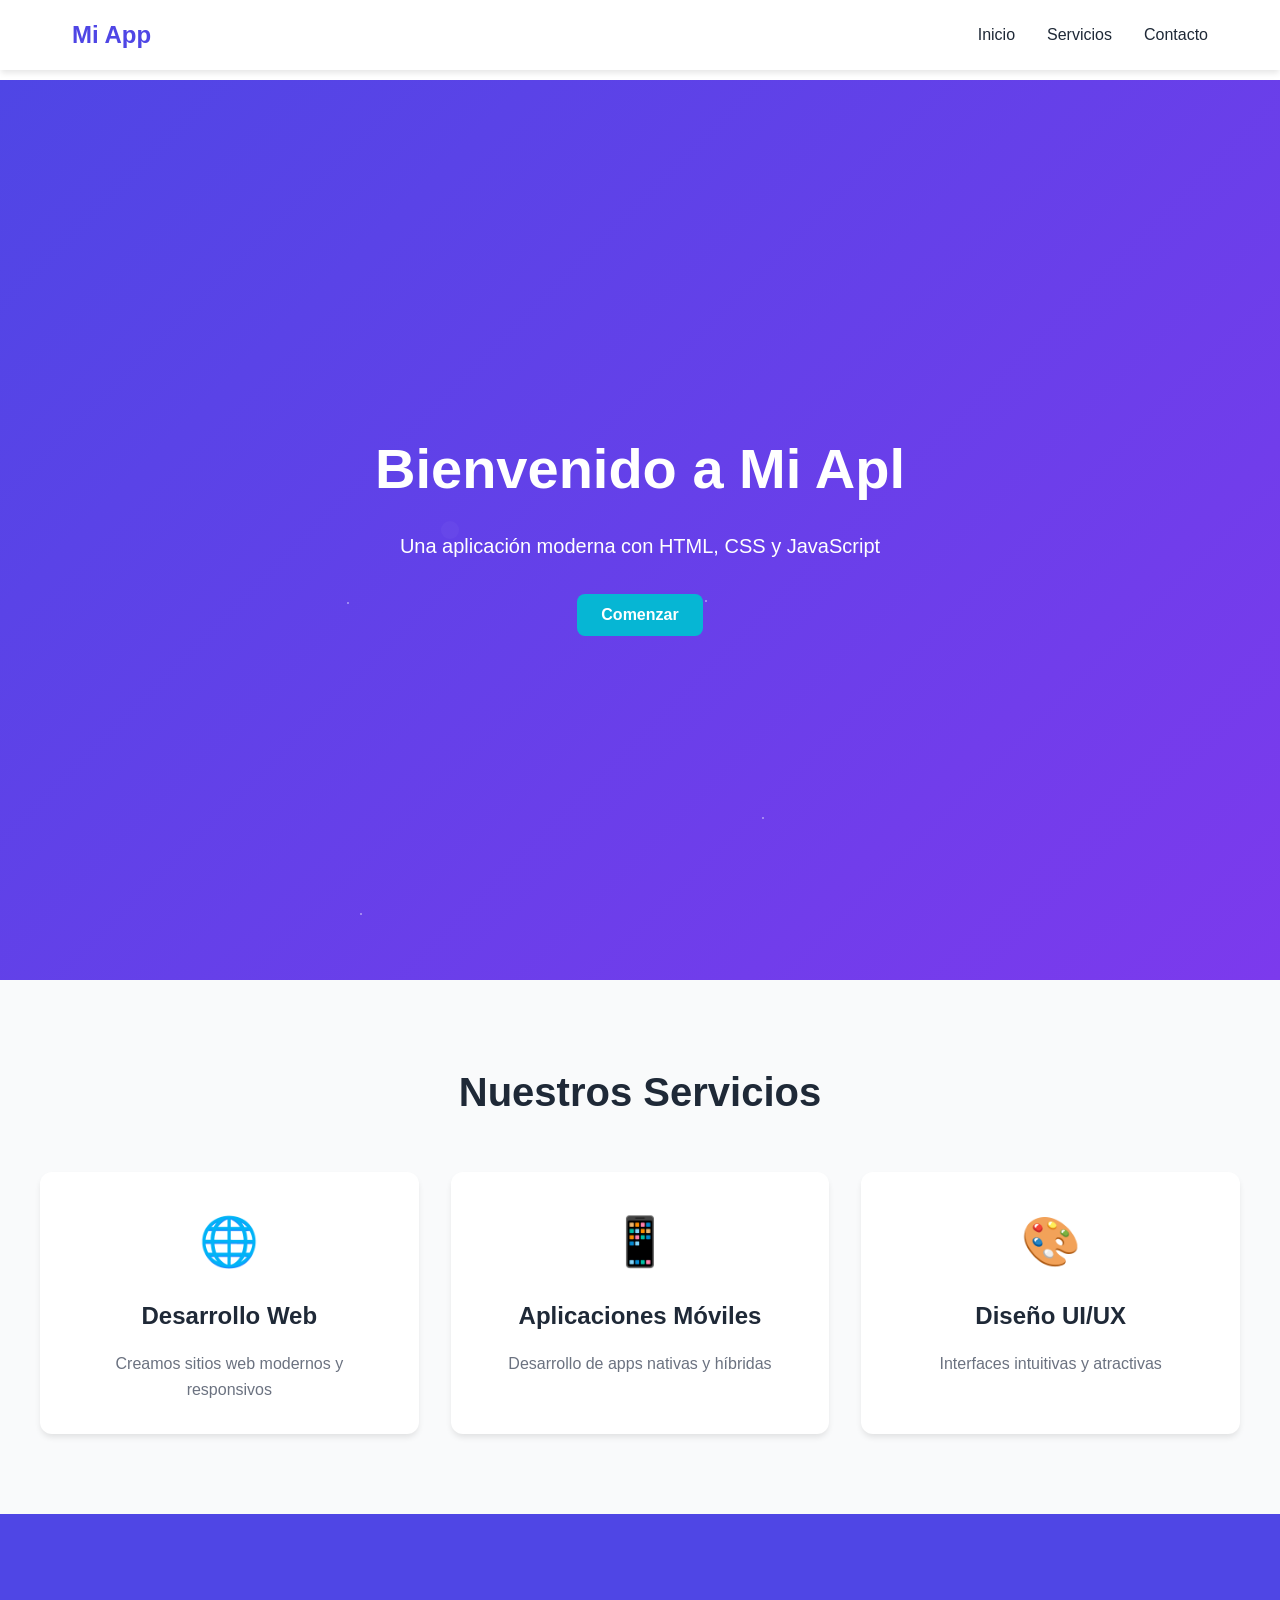
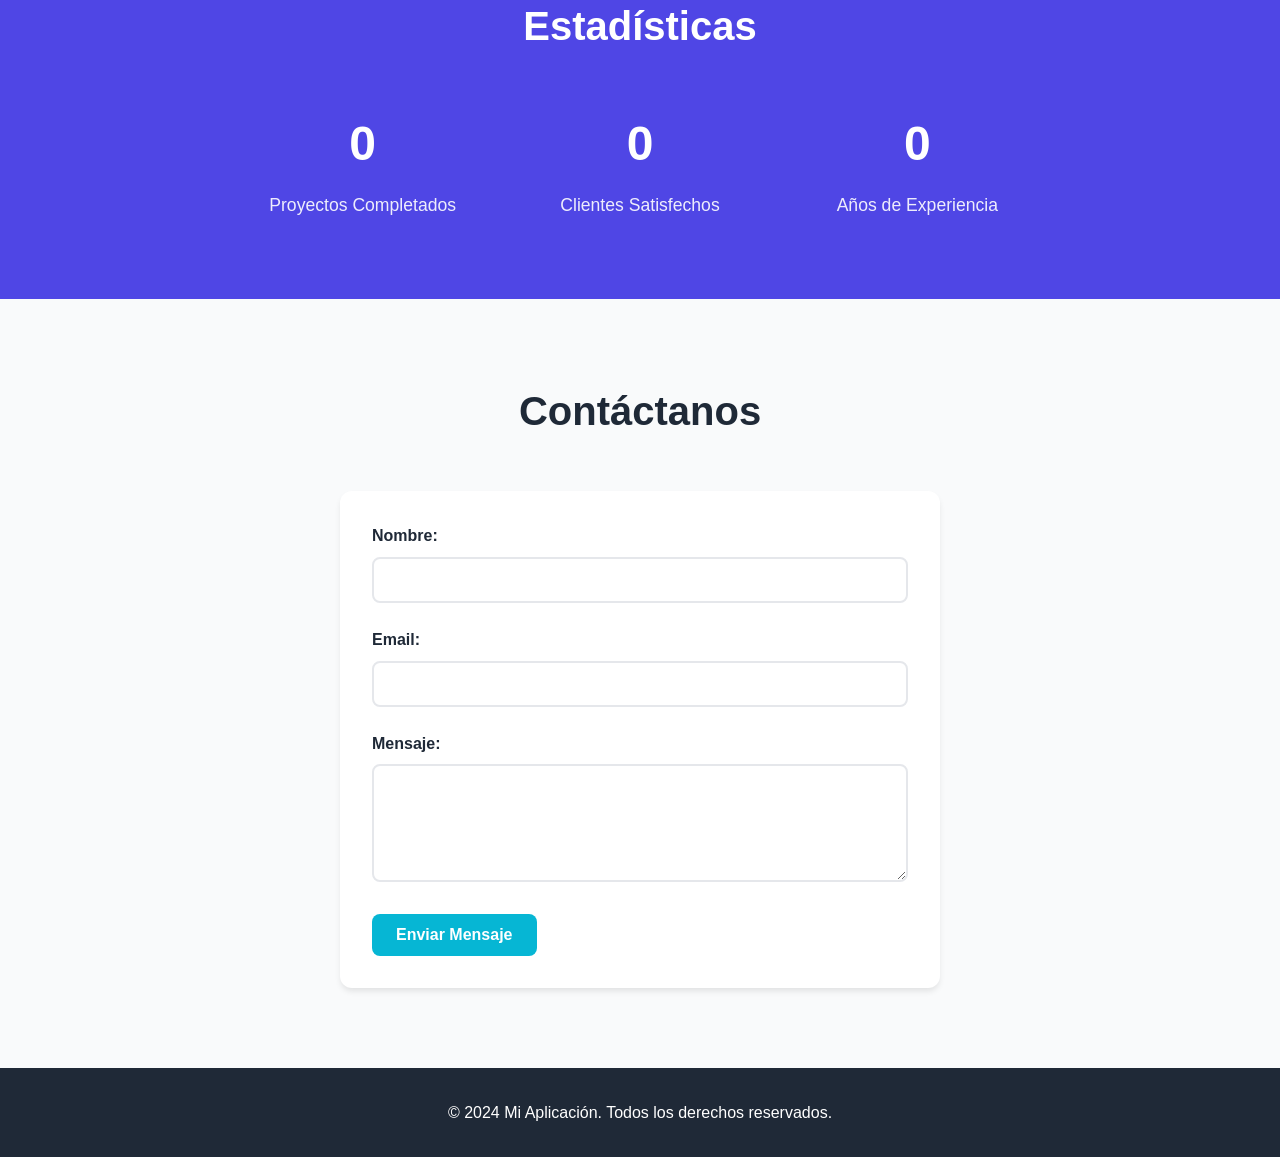
<file: index.html>
<!DOCTYPE html>
<html lang="es">
<head>
    <meta charset="UTF-8">
    <meta name="viewport" content="width=device-width, initial-scale=1.0">
    <title>Mi Aplicación Web</title>
    <link rel="stylesheet" href="styles.css">
</head>
<body>
    <header class="header">
        <nav class="nav">
            <div class="nav-brand">Mi App</div>
            <ul class="nav-menu">
                <li><a href="#inicio" class="nav-link">Inicio</a></li>
                <li><a href="#servicios" class="nav-link">Servicios</a></li>
                <li><a href="#contacto" class="nav-link">Contacto</a></li>
            </ul>
            <div class="hamburger">
                <span></span>
                <span></span>
                <span></span>
            </div>
        </nav>
    </header>

    <main class="main">
        <section id="inicio" class="hero">
            <div class="hero-content">
                <h1 class="hero-title">Bienvenido a Mi Aplicación</h1>
                <p class="hero-subtitle">Una aplicación moderna con HTML, CSS y JavaScript</p>
                <button class="btn btn-primary" id="cta-button">Comenzar</button>
            </div>
        </section>

        <section id="servicios" class="services">
            <h2 class="section-title">Nuestros Servicios</h2>
            <div class="services-grid">
                <div class="service-card" data-service="web">
                    <div class="service-icon">🌐</div>
                    <h3>Desarrollo Web</h3>
                    <p>Creamos sitios web modernos y responsivos</p>
                </div>
                <div class="service-card" data-service="mobile">
                    <div class="service-icon">📱</div>
                    <h3>Aplicaciones Móviles</h3>
                    <p>Desarrollo de apps nativas y híbridas</p>
                </div>
                <div class="service-card" data-service="design">
                    <div class="service-icon">🎨</div>
                    <h3>Diseño UI/UX</h3>
                    <p>Interfaces intuitivas y atractivas</p>
                </div>
            </div>
        </section>

        <section class="counter-section">
            <h2 class="section-title">Estadísticas</h2>
            <div class="counter-grid">
                <div class="counter-item">
                    <span class="counter-number" data-target="150">0</span>
                    <span class="counter-label">Proyectos Completados</span>
                </div>
                <div class="counter-item">
                    <span class="counter-number" data-target="50">0</span>
                    <span class="counter-label">Clientes Satisfechos</span>
                </div>
                <div class="counter-item">
                    <span class="counter-number" data-target="5">0</span>
                    <span class="counter-label">Años de Experiencia</span>
                </div>
            </div>
        </section>

        <section id="contacto" class="contact">
            <h2 class="section-title">Contáctanos</h2>
            <form class="contact-form" id="contact-form">
                <div class="form-group">
                    <label for="name">Nombre:</label>
                    <input type="text" id="name" name="name" required>
                </div>
                <div class="form-group">
                    <label for="email">Email:</label>
                    <input type="email" id="email" name="email" required>
                </div>
                <div class="form-group">
                    <label for="message">Mensaje:</label>
                    <textarea id="message" name="message" rows="5" required></textarea>
                </div>
                <button type="submit" class="btn btn-primary">Enviar Mensaje</button>
            </form>
        </section>
    </main>

    <footer class="footer">
        <p>&copy; 2024 Mi Aplicación. Todos los derechos reservados.</p>
    </footer>

    <div class="modal" id="modal">
        <div class="modal-content">
            <span class="close">&times;</span>
            <h2>¡Gracias por tu interés!</h2>
            <p>Nos pondremos en contacto contigo pronto.</p>
        </div>
    </div>

    <script src="script.js"></script>
</body>
</html>
</file>
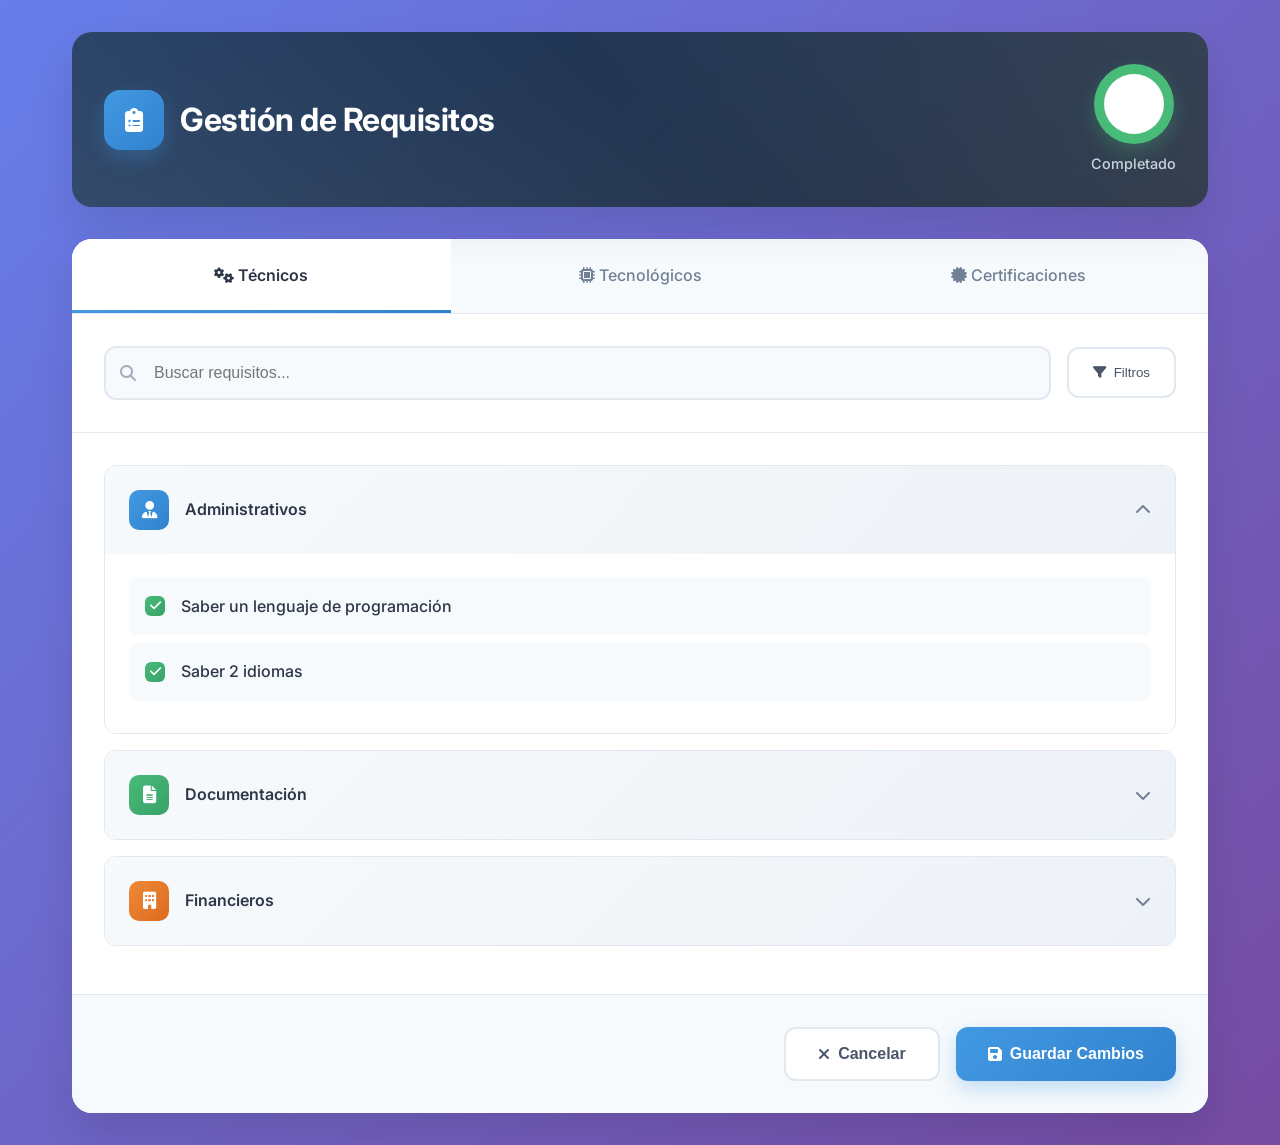
<file: cpicGym/app/views/requisitos/index.html>
<!DOCTYPE html>
<html lang="es">
<head>
    <meta charset="UTF-8">
    <meta name="viewport" content="width=device-width, initial-scale=1.0">
    <title>Gestión de Requisitos - CPIC Gym</title>
    <link href="https://fonts.googleapis.com/css2?family=Inter:wght@300;400;500;600;700&display=swap" rel="stylesheet">
    <link href="https://cdnjs.cloudflare.com/ajax/libs/font-awesome/6.4.0/css/all.min.css" rel="stylesheet">
    <style>
        * {
            margin: 0;
            padding: 0;
            box-sizing: border-box;
        }

        body {
            font-family: 'Inter', -apple-system, BlinkMacSystemFont, 'Segoe UI', Roboto, sans-serif;
            background: linear-gradient(135deg, #667eea 0%, #764ba2 100%);
            min-height: 100vh;
            color: #2d3748;
            line-height: 1.6;
        }

        .container {
            max-width: 1200px;
            margin: 0 auto;
            padding: 2rem;
        }

        /* Header Styles */
        .header {
            background: linear-gradient(135deg, #1a365d 0%, #2d3748 100%);
            border-radius: 20px;
            padding: 2rem;
            margin-bottom: 2rem;
            box-shadow: 0 20px 40px rgba(0, 0, 0, 0.1);
            display: flex;
            justify-content: space-between;
            align-items: center;
            position: relative;
            overflow: hidden;
        }

        .header::before {
            content: '';
            position: absolute;
            top: 0;
            left: 0;
            right: 0;
            bottom: 0;
            background: linear-gradient(45deg, rgba(255,255,255,0.1) 0%, transparent 50%, rgba(255,255,255,0.05) 100%);
            pointer-events: none;
        }

        .header-content {
            display: flex;
            align-items: center;
            gap: 1rem;
            position: relative;
            z-index: 1;
        }

        .header-icon {
            width: 60px;
            height: 60px;
            background: linear-gradient(135deg, #4299e1, #3182ce);
            border-radius: 16px;
            display: flex;
            align-items: center;
            justify-content: center;
            box-shadow: 0 8px 20px rgba(66, 153, 225, 0.3);
        }

        .header-icon i {
            font-size: 1.5rem;
            color: white;
        }

        .header-title {
            color: white;
            font-size: 2rem;
            font-weight: 700;
            letter-spacing: -0.5px;
        }

        .progress-section {
            text-align: center;
            position: relative;
            z-index: 1;
        }

        .progress-circle {
            width: 80px;
            height: 80px;
            border-radius: 50%;
            background: conic-gradient(#48bb78 0deg 360deg, #e2e8f0 360deg);
            display: flex;
            align-items: center;
            justify-content: center;
            margin: 0 auto 0.5rem;
            position: relative;
            box-shadow: 0 8px 20px rgba(72, 187, 120, 0.3);
        }

        .progress-circle::before {
            content: '';
            width: 60px;
            height: 60px;
            background: white;
            border-radius: 50%;
            position: absolute;
        }

        .progress-text {
            color: white;
            font-weight: 600;
            font-size: 1.1rem;
            position: relative;
            z-index: 1;
        }

        .progress-label {
            color: #cbd5e0;
            font-size: 0.9rem;
            font-weight: 500;
        }

        /* Main Content */
        .main-content {
            background: white;
            border-radius: 20px;
            box-shadow: 0 20px 40px rgba(0, 0, 0, 0.1);
            overflow: hidden;
        }

        /* Tabs */
        .tabs {
            display: flex;
            background: #f7fafc;
            border-bottom: 1px solid #e2e8f0;
        }

        .tab {
            flex: 1;
            padding: 1.5rem 2rem;
            text-align: center;
            cursor: pointer;
            transition: all 0.3s ease;
            font-weight: 500;
            color: #718096;
            position: relative;
        }

        .tab.active {
            background: white;
            color: #2d3748;
            font-weight: 600;
        }

        .tab.active::after {
            content: '';
            position: absolute;
            bottom: 0;
            left: 0;
            right: 0;
            height: 3px;
            background: linear-gradient(135deg, #4299e1, #3182ce);
        }

        .tab:hover:not(.active) {
            background: #edf2f7;
            color: #4a5568;
        }

        /* Search and Filters */
        .search-section {
            padding: 2rem;
            background: white;
            border-bottom: 1px solid #e2e8f0;
        }

        .search-container {
            display: flex;
            gap: 1rem;
            align-items: center;
        }

        .search-box {
            flex: 1;
            position: relative;
        }

        .search-input {
            width: 100%;
            padding: 1rem 1rem 1rem 3rem;
            border: 2px solid #e2e8f0;
            border-radius: 12px;
            font-size: 1rem;
            transition: all 0.3s ease;
            background: #f7fafc;
        }

        .search-input:focus {
            outline: none;
            border-color: #4299e1;
            background: white;
            box-shadow: 0 0 0 3px rgba(66, 153, 225, 0.1);
        }

        .search-icon {
            position: absolute;
            left: 1rem;
            top: 50%;
            transform: translateY(-50%);
            color: #a0aec0;
        }

        .filter-btn {
            padding: 1rem 1.5rem;
            background: white;
            border: 2px solid #e2e8f0;
            border-radius: 12px;
            cursor: pointer;
            transition: all 0.3s ease;
            display: flex;
            align-items: center;
            gap: 0.5rem;
            font-weight: 500;
            color: #4a5568;
        }

        .filter-btn:hover {
            border-color: #4299e1;
            color: #4299e1;
            box-shadow: 0 4px 12px rgba(66, 153, 225, 0.15);
        }

        /* Accordion Sections */
        .accordion-container {
            padding: 2rem;
            max-height: 600px;
            overflow-y: auto;
        }

        .accordion-item {
            margin-bottom: 1rem;
            border: 1px solid #e2e8f0;
            border-radius: 12px;
            overflow: hidden;
            transition: all 0.3s ease;
        }

        .accordion-item:hover {
            box-shadow: 0 8px 25px rgba(0, 0, 0, 0.1);
            transform: translateY(-2px);
        }

        .accordion-header {
            background: linear-gradient(135deg, #f7fafc 0%, #edf2f7 100%);
            padding: 1.5rem;
            cursor: pointer;
            display: flex;
            align-items: center;
            justify-content: space-between;
            transition: all 0.3s ease;
        }

        .accordion-header:hover {
            background: linear-gradient(135deg, #edf2f7 0%, #e2e8f0 100%);
        }

        .accordion-title {
            display: flex;
            align-items: center;
            gap: 1rem;
            font-weight: 600;
            color: #2d3748;
        }

        .accordion-icon {
            width: 40px;
            height: 40px;
            border-radius: 10px;
            display: flex;
            align-items: center;
            justify-content: center;
            color: white;
            font-size: 1.1rem;
        }

        .accordion-icon.administrative {
            background: linear-gradient(135deg, #4299e1, #3182ce);
        }

        .accordion-icon.documentation {
            background: linear-gradient(135deg, #48bb78, #38a169);
        }

        .accordion-icon.financial {
            background: linear-gradient(135deg, #ed8936, #dd6b20);
        }

        .accordion-chevron {
            transition: transform 0.3s ease;
            color: #718096;
        }

        .accordion-item.active .accordion-chevron {
            transform: rotate(180deg);
        }

        .accordion-content {
            background: white;
            padding: 1.5rem;
            display: none;
        }

        .accordion-item.active .accordion-content {
            display: block;
        }

        .requirement-item {
            display: flex;
            align-items: center;
            gap: 1rem;
            padding: 1rem;
            background: #f7fafc;
            border-radius: 8px;
            margin-bottom: 0.5rem;
            transition: all 0.3s ease;
        }

        .requirement-item:hover {
            background: #edf2f7;
            transform: translateX(4px);
        }

        .requirement-checkbox {
            width: 20px;
            height: 20px;
            border-radius: 6px;
            background: linear-gradient(135deg, #48bb78, #38a169);
            display: flex;
            align-items: center;
            justify-content: center;
            color: white;
            font-size: 0.8rem;
        }

        .requirement-text {
            flex: 1;
            font-weight: 500;
            color: #2d3748;
        }

        /* Footer Actions */
        .footer-actions {
            padding: 2rem;
            background: #f7fafc;
            border-top: 1px solid #e2e8f0;
            display: flex;
            justify-content: flex-end;
            gap: 1rem;
        }

        .btn {
            padding: 1rem 2rem;
            border-radius: 12px;
            font-weight: 600;
            cursor: pointer;
            transition: all 0.3s ease;
            display: flex;
            align-items: center;
            gap: 0.5rem;
            font-size: 1rem;
            border: none;
        }

        .btn-secondary {
            background: white;
            color: #4a5568;
            border: 2px solid #e2e8f0;
        }

        .btn-secondary:hover {
            background: #f7fafc;
            border-color: #cbd5e0;
            transform: translateY(-2px);
            box-shadow: 0 8px 20px rgba(0, 0, 0, 0.1);
        }

        .btn-primary {
            background: linear-gradient(135deg, #4299e1, #3182ce);
            color: white;
            box-shadow: 0 8px 20px rgba(66, 153, 225, 0.3);
        }

        .btn-primary:hover {
            transform: translateY(-2px);
            box-shadow: 0 12px 30px rgba(66, 153, 225, 0.4);
        }

        /* Scrollbar Styling */
        .accordion-container::-webkit-scrollbar {
            width: 8px;
        }

        .accordion-container::-webkit-scrollbar-track {
            background: #f1f1f1;
            border-radius: 4px;
        }

        .accordion-container::-webkit-scrollbar-thumb {
            background: linear-gradient(135deg, #cbd5e0, #a0aec0);
            border-radius: 4px;
        }

        .accordion-container::-webkit-scrollbar-thumb:hover {
            background: linear-gradient(135deg, #a0aec0, #718096);
        }

        /* Responsive Design */
        @media (max-width: 768px) {
            .container {
                padding: 1rem;
            }

            .header {
                flex-direction: column;
                gap: 1rem;
                text-align: center;
            }

            .search-container {
                flex-direction: column;
            }

            .tabs {
                flex-direction: column;
            }

            .footer-actions {
                flex-direction: column;
            }

            .btn {
                width: 100%;
                justify-content: center;
            }
        }

        /* Animations */
        @keyframes fadeInUp {
            from {
                opacity: 0;
                transform: translateY(20px);
            }
            to {
                opacity: 1;
                transform: translateY(0);
            }
        }

        .main-content {
            animation: fadeInUp 0.6s ease-out;
        }
    </style>
</head>
<body>
    <div class="container">
        <!-- Header -->
        <header class="header">
            <div class="header-content">
                <div class="header-icon">
                    <i class="fas fa-clipboard-list"></i>
                </div>
                <h1 class="header-title">Gestión de Requisitos</h1>
            </div>
            <div class="progress-section">
                <div class="progress-circle">
                    <span class="progress-text">100%</span>
                </div>
                <div class="progress-label">Completado</div>
            </div>
        </header>

        <!-- Main Content -->
        <main class="main-content">
            <!-- Tabs -->
            <div class="tabs">
                <div class="tab active">
                    <i class="fas fa-cogs"></i> Técnicos
                </div>
                <div class="tab">
                    <i class="fas fa-microchip"></i> Tecnológicos
                </div>
                <div class="tab">
                    <i class="fas fa-certificate"></i> Certificaciones
                </div>
            </div>

            <!-- Search and Filters -->
            <div class="search-section">
                <div class="search-container">
                    <div class="search-box">
                        <i class="fas fa-search search-icon"></i>
                        <input type="text" class="search-input" placeholder="Buscar requisitos...">
                    </div>
                    <button class="filter-btn">
                        <i class="fas fa-filter"></i>
                        Filtros
                    </button>
                </div>
            </div>

            <!-- Accordion Content -->
            <div class="accordion-container">
                <!-- Administrative Section -->
                <div class="accordion-item active">
                    <div class="accordion-header">
                        <div class="accordion-title">
                            <div class="accordion-icon administrative">
                                <i class="fas fa-user-tie"></i>
                            </div>
                            Administrativos
                        </div>
                        <i class="fas fa-chevron-down accordion-chevron"></i>
                    </div>
                    <div class="accordion-content">
                        <div class="requirement-item">
                            <div class="requirement-checkbox">
                                <i class="fas fa-check"></i>
                            </div>
                            <div class="requirement-text">Saber un lenguaje de programación</div>
                        </div>
                        <div class="requirement-item">
                            <div class="requirement-checkbox">
                                <i class="fas fa-check"></i>
                            </div>
                            <div class="requirement-text">Saber 2 idiomas</div>
                        </div>
                    </div>
                </div>

                <!-- Documentation Section -->
                <div class="accordion-item">
                    <div class="accordion-header">
                        <div class="accordion-title">
                            <div class="accordion-icon documentation">
                                <i class="fas fa-file-alt"></i>
                            </div>
                            Documentación
                        </div>
                        <i class="fas fa-chevron-down accordion-chevron"></i>
                    </div>
                    <div class="accordion-content">
                        <div class="requirement-item">
                            <div class="requirement-checkbox">
                                <i class="fas fa-check"></i>
                            </div>
                            <div class="requirement-text">Documentación técnica actualizada</div>
                        </div>
                        <div class="requirement-item">
                            <div class="requirement-checkbox">
                                <i class="fas fa-check"></i>
                            </div>
                            <div class="requirement-text">Manuales de usuario completos</div>
                        </div>
                    </div>
                </div>

                <!-- Financial Section -->
                <div class="accordion-item">
                    <div class="accordion-header">
                        <div class="accordion-title">
                            <div class="accordion-icon financial">
                                <i class="fas fa-building"></i>
                            </div>
                            Financieros
                        </div>
                        <i class="fas fa-chevron-down accordion-chevron"></i>
                    </div>
                    <div class="accordion-content">
                        <div class="requirement-item">
                            <div class="requirement-checkbox">
                                <i class="fas fa-check"></i>
                            </div>
                            <div class="requirement-text">Presupuesto aprobado</div>
                        </div>
                        <div class="requirement-item">
                            <div class="requirement-checkbox">
                                <i class="fas fa-check"></i>
                            </div>
                            <div class="requirement-text">Recursos financieros disponibles</div>
                        </div>
                    </div>
                </div>
            </div>

            <!-- Footer Actions -->
            <div class="footer-actions">
                <button class="btn btn-secondary">
                    <i class="fas fa-times"></i>
                    Cancelar
                </button>
                <button class="btn btn-primary">
                    <i class="fas fa-save"></i>
                    Guardar Cambios
                </button>
            </div>
        </main>
    </div>

    <script>
        // Accordion functionality
        document.querySelectorAll('.accordion-header').forEach(header => {
            header.addEventListener('click', () => {
                const item = header.parentElement;
                const isActive = item.classList.contains('active');
                
                // Close all accordion items
                document.querySelectorAll('.accordion-item').forEach(accordionItem => {
                    accordionItem.classList.remove('active');
                });
                
                // Open clicked item if it wasn't active
                if (!isActive) {
                    item.classList.add('active');
                }
            });
        });

        // Tab functionality
        document.querySelectorAll('.tab').forEach(tab => {
            tab.addEventListener('click', () => {
                document.querySelectorAll('.tab').forEach(t => t.classList.remove('active'));
                tab.classList.add('active');
            });
        });

        // Search functionality
        document.querySelector('.search-input').addEventListener('input', (e) => {
            const searchTerm = e.target.value.toLowerCase();
            const requirementItems = document.querySelectorAll('.requirement-item');
            
            requirementItems.forEach(item => {
                const text = item.querySelector('.requirement-text').textContent.toLowerCase();
                if (text.includes(searchTerm)) {
                    item.style.display = 'flex';
                } else {
                    item.style.display = 'none';
                }
            });
        });

        // Button interactions
        document.querySelector('.btn-primary').addEventListener('click', () => {
            // Add loading state
            const btn = document.querySelector('.btn-primary');
            const originalText = btn.innerHTML;
            btn.innerHTML = '<i class="fas fa-spinner fa-spin"></i> Guardando...';
            btn.disabled = true;
            
            // Simulate save operation
            setTimeout(() => {
                btn.innerHTML = '<i class="fas fa-check"></i> Guardado';
                setTimeout(() => {
                    btn.innerHTML = originalText;
                    btn.disabled = false;
                }, 1000);
            }, 1500);
        });
    </script>
</body>
</html>
</file>
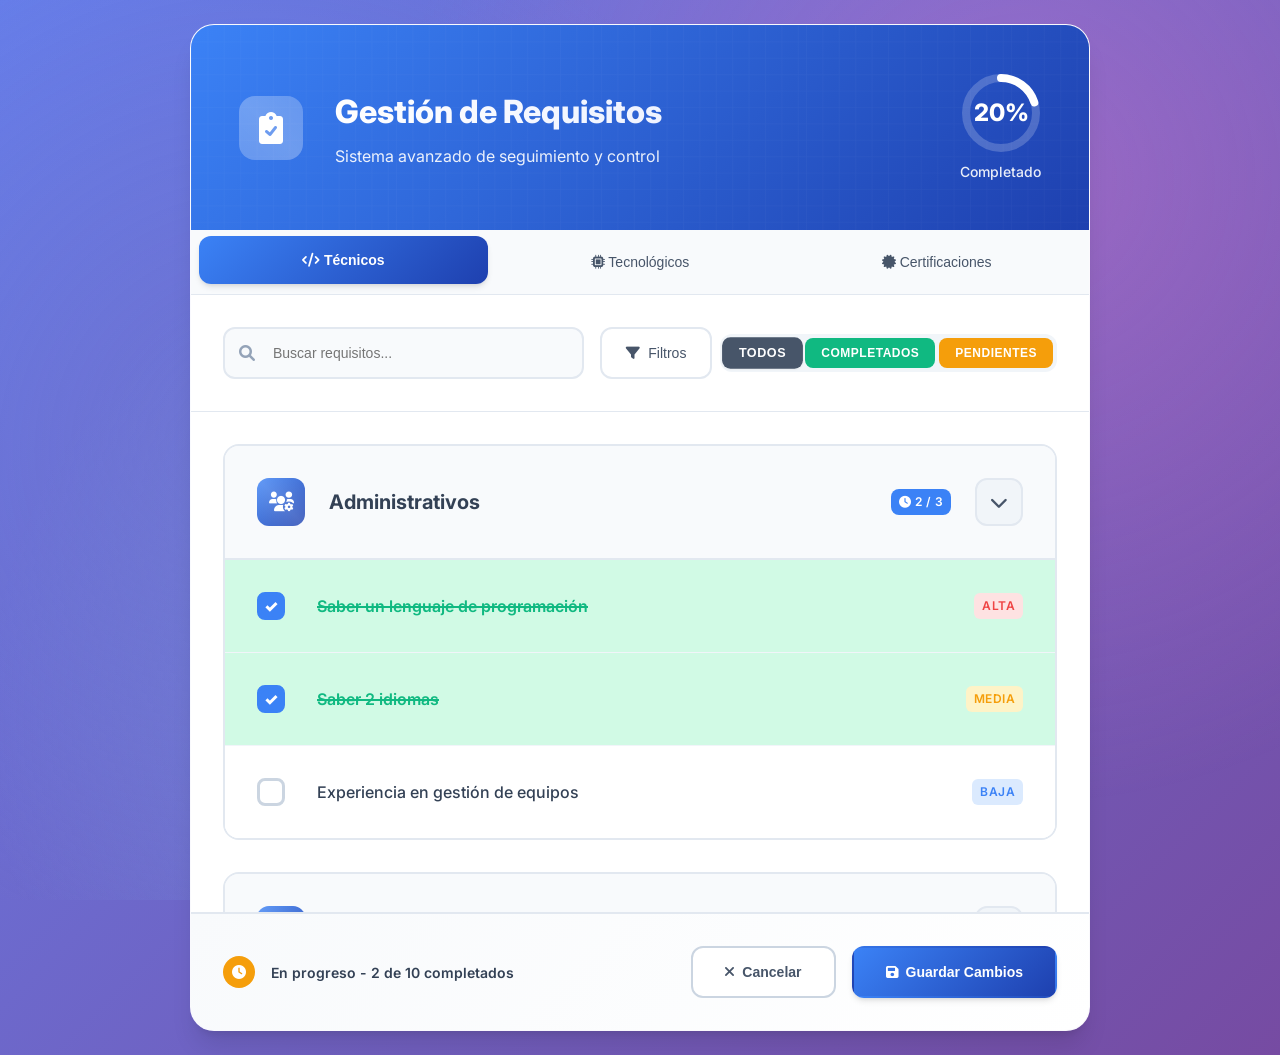
<file: cpicGym/requisitos-demo-mejorado.html>
<!DOCTYPE html>
<html lang="es">
<head>
    <meta charset="UTF-8">
    <meta name="viewport" content="width=device-width, initial-scale=1.0">
    <title>Gestión de Requisitos - Versión Premium</title>
    <link href="https://cdnjs.cloudflare.com/ajax/libs/font-awesome/6.0.0/css/all.min.css" rel="stylesheet">
    <link href="https://fonts.googleapis.com/css2?family=Inter:wght@300;400;500;600;700;800&display=swap" rel="stylesheet">
    <style>
        /* Reset and Base Styles */
        * {
            margin: 0;
            padding: 0;
            box-sizing: border-box;
        }

        :root {
            /* Enhanced Color Palette */
            --primary-blue: #3b82f6;
            --dark-blue: #1e40af;
            --light-blue: #dbeafe;
            --success-green: #10b981;
            --success-light: #d1fae5;
            --warning-orange: #f59e0b;
            --warning-light: #fef3c7;
            --danger-red: #ef4444;
            --danger-light: #fee2e2;
            --purple: #8b5cf6;
            --purple-light: #ede9fe;
            --neutral-50: #f8fafc;
            --neutral-100: #f1f5f9;
            --neutral-200: #e2e8f0;
            --neutral-300: #cbd5e1;
            --neutral-400: #94a3b8;
            --neutral-500: #64748b;
            --neutral-600: #475569;
            --neutral-700: #334155;
            --neutral-800: #1e293b;
            --neutral-900: #0f172a;
            
            /* Spacing */
            --spacing-xs: 0.25rem;
            --spacing-sm: 0.5rem;
            --spacing-md: 1rem;
            --spacing-lg: 1.5rem;
            --spacing-xl: 2rem;
            --spacing-2xl: 3rem;
            
            /* Border Radius */
            --radius-sm: 0.375rem;
            --radius-md: 0.5rem;
            --radius-lg: 0.75rem;
            --radius-xl: 1rem;
            --radius-2xl: 1.5rem;
            
            /* Shadows */
            --shadow-sm: 0 1px 2px 0 rgb(0 0 0 / 0.05);
            --shadow-md: 0 4px 6px -1px rgb(0 0 0 / 0.1), 0 2px 4px -2px rgb(0 0 0 / 0.1);
            --shadow-lg: 0 10px 15px -3px rgb(0 0 0 / 0.1), 0 4px 6px -4px rgb(0 0 0 / 0.1);
            --shadow-xl: 0 20px 25px -5px rgb(0 0 0 / 0.1), 0 8px 10px -6px rgb(0 0 0 / 0.1);
            --shadow-glow: 0 0 20px rgba(59, 130, 246, 0.3);
            
            /* Transitions */
            --transition-fast: 0.15s ease-out;
            --transition-normal: 0.3s ease-out;
            --transition-slow: 0.5s ease-out;
        }

        body {
            font-family: 'Inter', -apple-system, BlinkMacSystemFont, 'Segoe UI', Roboto, sans-serif;
            background: linear-gradient(135deg, #667eea 0%, #764ba2 100%);
            min-height: 100vh;
            display: flex;
            align-items: center;
            justify-content: center;
            padding: var(--spacing-lg);
            font-size: 14px;
            line-height: 1.5;
            color: var(--neutral-700);
            position: relative;
        }

        /* Animated background particles */
        body::before {
            content: '';
            position: fixed;
            top: 0;
            left: 0;
            width: 100%;
            height: 100%;
            background: radial-gradient(circle at 20% 50%, rgba(120, 119, 198, 0.3) 0%, transparent 50%),
                        radial-gradient(circle at 80% 20%, rgba(255, 119, 198, 0.3) 0%, transparent 50%),
                        radial-gradient(circle at 40% 80%, rgba(120, 200, 255, 0.3) 0%, transparent 50%);
            animation: float 20s ease-in-out infinite;
            pointer-events: none;
            z-index: -1;
        }

        @keyframes float {
            0%, 100% { transform: translateY(0px) rotate(0deg); }
            33% { transform: translateY(-20px) rotate(1deg); }
            66% { transform: translateY(10px) rotate(-1deg); }
        }

        .container {
            width: 100%;
            max-width: 900px;
            margin: 0 auto;
        }

        .requirements-panel {
            background: rgba(255, 255, 255, 0.95);
            border-radius: var(--radius-2xl);
            box-shadow: var(--shadow-xl);
            overflow: hidden;
            border: 1px solid rgba(255, 255, 255, 0.2);
            backdrop-filter: blur(20px);
            position: relative;
        }

        /* Header Styles */
        .panel-header {
            background: linear-gradient(135deg, var(--primary-blue) 0%, var(--dark-blue) 100%);
            color: white;
            padding: var(--spacing-2xl);
            display: flex;
            align-items: center;
            justify-content: space-between;
            position: relative;
            overflow: hidden;
        }

        .panel-header::before {
            content: '';
            position: absolute;
            top: 0;
            left: 0;
            right: 0;
            bottom: 0;
            background: url('data:image/svg+xml,<svg xmlns="http://www.w3.org/2000/svg" viewBox="0 0 100 100"><defs><pattern id="grid" width="8" height="8" patternUnits="userSpaceOnUse"><path d="M 8 0 L 0 0 0 8" fill="none" stroke="rgba(255,255,255,0.1)" stroke-width="0.5"/></pattern></defs><rect width="100" height="100" fill="url(%23grid)"/></svg>');
            opacity: 0.4;
        }

        .header-content {
            display: flex;
            align-items: center;
            flex: 1;
            position: relative;
            z-index: 1;
        }

        .header-icon {
            background: rgba(255, 255, 255, 0.2);
            width: 4rem;
            height: 4rem;
            border-radius: var(--radius-xl);
            display: flex;
            align-items: center;
            justify-content: center;
            margin-right: var(--spacing-xl);
            position: relative;
            overflow: hidden;
        }

        .header-icon::before {
            content: '';
            position: absolute;
            top: -50%;
            left: -50%;
            width: 200%;
            height: 200%;
            background: linear-gradient(45deg, transparent, rgba(255,255,255,0.1), transparent);
            animation: shine 3s ease-in-out infinite;
        }

        @keyframes shine {
            0% { transform: translateX(-100%) translateY(-100%) rotate(45deg); }
            50% { transform: translateX(100%) translateY(100%) rotate(45deg); }
            100% { transform: translateX(-100%) translateY(-100%) rotate(45deg); }
        }

        .header-icon i {
            font-size: 2rem;
            position: relative;
            z-index: 1;
        }

        .header-text {
            flex: 1;
        }

        .panel-title {
            font-size: 2rem;
            font-weight: 800;
            margin-bottom: 0.5rem;
            background: linear-gradient(45deg, #ffffff, #e0e7ff);
            -webkit-background-clip: text;
            -webkit-text-fill-color: transparent;
            background-clip: text;
        }

        .panel-subtitle {
            font-size: 1rem;
            opacity: 0.9;
            font-weight: 400;
        }

        .progress-indicator {
            display: flex;
            flex-direction: column;
            align-items: flex-end;
            position: relative;
            z-index: 1;
        }

        .progress-circle {
            width: 80px;
            height: 80px;
            position: relative;
            margin-bottom: 0.5rem;
        }

        .progress-ring {
            width: 80px;
            height: 80px;
            transform: rotate(-90deg);
        }

        .progress-ring-bg {
            fill: none;
            stroke: rgba(255, 255, 255, 0.2);
            stroke-width: 8;
        }

        .progress-ring-fill {
            fill: none;
            stroke: #ffffff;
            stroke-width: 8;
            stroke-linecap: round;
            stroke-dasharray: 220;
            stroke-dashoffset: 220;
            transition: stroke-dashoffset 0.5s ease;
        }

        .progress-text {
            position: absolute;
            top: 50%;
            left: 50%;
            transform: translate(-50%, -50%);
            font-size: 1.5rem;
            font-weight: 800;
        }

        .progress-label {
            font-size: 0.875rem;
            opacity: 0.9;
            font-weight: 500;
            text-align: center;
        }

        /* Tab Navigation */
        .tab-navigation {
            display: flex;
            background: var(--neutral-50);
            padding: var(--spacing-sm);
            border-bottom: 1px solid var(--neutral-200);
            gap: var(--spacing-sm);
        }

        .tab-btn {
            flex: 1;
            padding: var(--spacing-md) var(--spacing-lg);
            background: transparent;
            border: none;
            border-radius: var(--radius-lg);
            font-weight: 500;
            font-size: 0.875rem;
            color: var(--neutral-600);
            cursor: pointer;
            transition: all var(--transition-normal);
            position: relative;
            overflow: hidden;
        }

        .tab-btn::before {
            content: '';
            position: absolute;
            top: 0;
            left: -100%;
            width: 100%;
            height: 100%;
            background: linear-gradient(90deg, transparent, rgba(59, 130, 246, 0.1), transparent);
            transition: left 0.5s ease;
        }

        .tab-btn:hover::before {
            left: 100%;
        }

        .tab-btn:hover {
            background: var(--neutral-100);
            color: var(--neutral-700);
            transform: translateY(-2px);
        }

        .tab-btn.active {
            background: linear-gradient(135deg, var(--primary-blue), var(--dark-blue));
            color: white;
            box-shadow: var(--shadow-md);
            font-weight: 600;
            transform: translateY(-2px);
        }

        /* Search and Filter Bar */
        .search-filter-bar {
            padding: var(--spacing-xl);
            background: white;
            border-bottom: 1px solid var(--neutral-200);
            display: flex;
            gap: var(--spacing-md);
            align-items: center;
            flex-wrap: wrap;
        }

        .search-container {
            flex: 1;
            position: relative;
            min-width: 250px;
        }

        .search-icon {
            position: absolute;
            left: var(--spacing-md);
            top: 50%;
            transform: translateY(-50%);
            color: var(--neutral-400);
            font-size: 1rem;
            transition: color var(--transition-fast);
        }

        .search-input {
            width: 100%;
            padding: var(--spacing-md) var(--spacing-md) var(--spacing-md) 3rem;
            border: 2px solid var(--neutral-200);
            border-radius: var(--radius-lg);
            font-size: 0.875rem;
            background: var(--neutral-50);
            transition: all var(--transition-normal);
            font-weight: 500;
        }

        .search-input:focus {
            outline: none;
            border-color: var(--primary-blue);
            background: white;
            box-shadow: 0 0 0 4px rgba(59, 130, 246, 0.1);
            transform: translateY(-1px);
        }

        .search-input:focus + .search-icon {
            color: var(--primary-blue);
        }

        .filter-controls {
            display: flex;
            gap: var(--spacing-sm);
            align-items: center;
            flex-wrap: wrap;
        }

        .filter-btn {
            display: flex;
            align-items: center;
            gap: var(--spacing-sm);
            padding: var(--spacing-md) var(--spacing-lg);
            background: white;
            border: 2px solid var(--neutral-200);
            border-radius: var(--radius-lg);
            font-size: 0.875rem;
            color: var(--neutral-600);
            cursor: pointer;
            transition: all var(--transition-normal);
            font-weight: 500;
            position: relative;
        }

        .filter-btn:hover {
            background: var(--primary-blue);
            border-color: var(--primary-blue);
            color: white;
            transform: translateY(-2px);
            box-shadow: var(--shadow-md);
        }

        .filter-btn.active {
            background: var(--primary-blue);
            border-color: var(--primary-blue);
            color: white;
            box-shadow: var(--shadow-md);
        }

        .status-filter {
            display: flex;
            gap: var(--spacing-xs);
            background: var(--neutral-100);
            padding: var(--spacing-xs);
            border-radius: var(--radius-lg);
        }

        .status-btn {
            padding: var(--spacing-sm) var(--spacing-md);
            border: none;
            border-radius: var(--radius-md);
            font-size: 0.75rem;
            font-weight: 600;
            cursor: pointer;
            transition: all var(--transition-fast);
            text-transform: uppercase;
            letter-spacing: 0.5px;
        }

        .status-btn.all {
            background: var(--neutral-600);
            color: white;
        }

        .status-btn.completed {
            background: var(--success-green);
            color: white;
        }

        .status-btn.pending {
            background: var(--warning-orange);
            color: white;
        }

        .status-btn.active {
            transform: scale(1.05);
            box-shadow: var(--shadow-sm);
        }

        /* Content Area */
        .content-area {
            padding: var(--spacing-xl);
            background: white;
            max-height: 500px;
            overflow-y: auto;
            position: relative;
        }

        .content-area::-webkit-scrollbar {
            width: 8px;
        }

        .content-area::-webkit-scrollbar-track {
            background: var(--neutral-100);
            border-radius: 4px;
        }

        .content-area::-webkit-scrollbar-thumb {
            background: linear-gradient(135deg, var(--primary-blue), var(--dark-blue));
            border-radius: 4px;
        }

        .content-area::-webkit-scrollbar-thumb:hover {
            background: linear-gradient(135deg, var(--dark-blue), var(--primary-blue));
        }

        /* Requirement Sections */
        .requirement-section {
            margin-bottom: var(--spacing-xl);
            border: 2px solid var(--neutral-200);
            border-radius: var(--radius-xl);
            overflow: hidden;
            transition: all var(--transition-normal);
            background: white;
        }

        .requirement-section:hover {
            box-shadow: var(--shadow-lg);
            border-color: var(--primary-blue);
            transform: translateY(-2px);
        }

        .requirement-section.completed {
            border-color: var(--success-green);
            background: linear-gradient(135deg, var(--success-light) 0%, white 100%);
        }

        .section-header {
            display: flex;
            align-items: center;
            padding: var(--spacing-xl);
            background: var(--neutral-50);
            border-bottom: 2px solid var(--neutral-200);
            cursor: pointer;
            transition: all var(--transition-normal);
            position: relative;
            overflow: hidden;
        }

        .section-header::before {
            content: '';
            position: absolute;
            top: 0;
            left: -100%;
            width: 100%;
            height: 100%;
            background: linear-gradient(90deg, transparent, rgba(59, 130, 246, 0.05), transparent);
            transition: left 0.5s ease;
        }

        .section-header:hover::before {
            left: 100%;
        }

        .section-header:hover {
            background: var(--light-blue);
        }

        .requirement-section.completed .section-header {
            background: var(--success-light);
        }

        .section-icon {
            width: 3rem;
            height: 3rem;
            background: linear-gradient(135deg, var(--primary-blue), var(--dark-blue));
            border-radius: var(--radius-lg);
            display: flex;
            align-items: center;
            justify-content: center;
            margin-right: var(--spacing-lg);
            color: white;
            font-size: 1.25rem;
            position: relative;
            overflow: hidden;
        }

        .requirement-section.completed .section-icon {
            background: linear-gradient(135deg, var(--success-green), #059669);
        }

        .section-icon::after {
            content: '';
            position: absolute;
            top: -50%;
            left: -50%;
            width: 200%;
            height: 200%;
            background: linear-gradient(45deg, transparent, rgba(255,255,255,0.2), transparent);
            animation: iconShine 4s ease-in-out infinite;
        }

        @keyframes iconShine {
            0%, 100% { transform: translateX(-100%) translateY(-100%) rotate(45deg); }
            50% { transform: translateX(100%) translateY(100%) rotate(45deg); }
        }

        .section-title {
            flex: 1;
            font-size: 1.25rem;
            font-weight: 700;
            color: var(--neutral-700);
            position: relative;
        }

        .section-stats {
            display: flex;
            align-items: center;
            gap: var(--spacing-md);
            margin-right: var(--spacing-lg);
        }

        .stats-badge {
            background: var(--primary-blue);
            color: white;
            padding: var(--spacing-xs) var(--spacing-sm);
            border-radius: var(--radius-md);
            font-size: 0.75rem;
            font-weight: 600;
            display: flex;
            align-items: center;
            gap: var(--spacing-xs);
        }

        .requirement-section.completed .stats-badge {
            background: var(--success-green);
        }

        .expand-btn {
            background: var(--neutral-100);
            border: 2px solid var(--neutral-200);
            color: var(--neutral-600);
            cursor: pointer;
            padding: var(--spacing-md);
            border-radius: var(--radius-lg);
            transition: all var(--transition-normal);
            width: 3rem;
            height: 3rem;
            display: flex;
            align-items: center;
            justify-content: center;
        }

        .expand-btn:hover {
            background: var(--primary-blue);
            border-color: var(--primary-blue);
            color: white;
            transform: scale(1.1);
        }

        .expand-btn i {
            transition: transform var(--transition-normal);
            font-size: 1.125rem;
        }

        .expand-btn:not(.active) i {
            transform: rotate(-90deg);
        }

        /* Section Content */
        .section-content {
            padding: 0;
            max-height: 1000px;
            overflow: hidden;
            transition: all var(--transition-slow);
            background: white;
        }

        .section-content.collapsed {
            max-height: 0;
            padding: 0;
        }

        .requirement-item {
            display: flex;
            align-items: center;
            padding: var(--spacing-xl);
            border-bottom: 1px solid var(--neutral-100);
            transition: all var(--transition-normal);
            position: relative;
            background: white;
        }

        .requirement-item:last-child {
            border-bottom: none;
        }

        .requirement-item:hover {
            background: var(--light-blue);
            transform: translateX(5px);
        }

        .requirement-item.completed {
            background: var(--success-light);
        }

        .requirement-item.completed:hover {
            background: #a7f3d0;
        }

        /* Enhanced Custom Checkbox */
        .checkbox-container {
            margin-right: var(--spacing-xl);
            position: relative;
        }

        .checkbox-container input[type="checkbox"] {
            display: none;
        }

        .checkbox-label {
            display: block;
            width: 1.75rem;
            height: 1.75rem;
            background: white;
            border: 3px solid var(--neutral-300);
            border-radius: var(--radius-md);
            cursor: pointer;
            position: relative;
            transition: all var(--transition-normal);
            overflow: hidden;
        }

        .checkbox-label::before {
            content: '';
            position: absolute;
            top: 50%;
            left: 50%;
            width: 0;
            height: 0;
            background: var(--primary-blue);
            border-radius: 50%;
            transform: translate(-50%, -50%) scale(0);
            transition: all var(--transition-normal);
        }

        .checkbox-label:hover {
            border-color: var(--primary-blue);
            box-shadow: 0 0 0 4px rgba(59, 130, 246, 0.1);
            transform: scale(1.05);
        }

        .checkbox-container input[type="checkbox"]:checked + .checkbox-label {
            background: var(--primary-blue);
            border-color: var(--primary-blue);
            animation: checkboxPulse 0.3s ease;
        }

        .checkbox-container input[type="checkbox"]:checked + .checkbox-label::before {
            width: 100%;
            height: 100%;
            transform: translate(-50%, -50%) scale(1);
        }

        .checkbox-container input[type="checkbox"]:checked + .checkbox-label::after {
            content: '✓';
            position: absolute;
            top: 50%;
            left: 50%;
            transform: translate(-50%, -50%);
            color: white;
            font-size: 1rem;
            font-weight: 900;
            animation: checkmarkAppear 0.3s ease 0.1s both;
        }

        @keyframes checkboxPulse {
            0% { transform: scale(1); }
            50% { transform: scale(1.2); }
            100% { transform: scale(1); }
        }

        @keyframes checkmarkAppear {
            0% { transform: translate(-50%, -50%) scale(0) rotate(180deg); }
            100% { transform: translate(-50%, -50%) scale(1) rotate(0deg); }
        }

        .requirement-text {
            font-size: 1rem;
            color: var(--neutral-700);
            font-weight: 500;
            flex: 1;
            transition: all var(--transition-normal);
            position: relative;
        }

        .requirement-item.completed .requirement-text {
            color: var(--success-green);
            font-weight: 600;
            text-decoration: line-through;
            text-decoration-color: var(--success-green);
            text-decoration-thickness: 2px;
        }

        .requirement-priority {
            margin-left: var(--spacing-md);
            padding: var(--spacing-xs) var(--spacing-sm);
            border-radius: var(--radius-sm);
            font-size: 0.75rem;
            font-weight: 600;
            text-transform: uppercase;
            letter-spacing: 0.5px;
        }

        .priority-high {
            background: var(--danger-light);
            color: var(--danger-red);
        }

        .priority-medium {
            background: var(--warning-light);
            color: var(--warning-orange);
        }

        .priority-low {
            background: var(--light-blue);
            color: var(--primary-blue);
        }

        /* Action Buttons */
        .action-buttons {
            padding: var(--spacing-xl);
            background: linear-gradient(135deg, var(--neutral-50) 0%, white 100%);
            border-top: 2px solid var(--neutral-200);
            display: flex;
            justify-content: space-between;
            align-items: center;
            gap: var(--spacing-md);
            flex-wrap: wrap;
        }

        .completion-status {
            display: flex;
            align-items: center;
            gap: var(--spacing-md);
            font-weight: 600;
            color: var(--neutral-700);
        }

        .status-icon {
            width: 2rem;
            height: 2rem;
            border-radius: 50%;
            display: flex;
            align-items: center;
            justify-content: center;
            font-size: 0.875rem;
            font-weight: 700;
        }

        .status-icon.completed {
            background: var(--success-green);
            color: white;
            animation: pulse 2s infinite;
        }

        .status-icon.progress {
            background: var(--warning-orange);
            color: white;
        }

        @keyframes pulse {
            0%, 100% { transform: scale(1); }
            50% { transform: scale(1.05); }
        }

        .button-group {
            display: flex;
            gap: var(--spacing-md);
        }

        .btn-secondary, .btn-primary {
            display: flex;
            align-items: center;
            gap: var(--spacing-sm);
            padding: var(--spacing-md) var(--spacing-xl);
            border: none;
            border-radius: var(--radius-lg);
            font-size: 0.875rem;
            font-weight: 600;
            cursor: pointer;
            transition: all var(--transition-normal);
            text-decoration: none;
            position: relative;
            overflow: hidden;
        }

        .btn-secondary {
            background: white;
            color: var(--neutral-600);
            border: 2px solid var(--neutral-300);
        }

        .btn-secondary:hover {
            background: var(--neutral-50);
            border-color: var(--neutral-400);
            transform: translateY(-2px);
            box-shadow: var(--shadow-md);
        }

        .btn-primary {
            background: linear-gradient(135deg, var(--primary-blue), var(--dark-blue));
            color: white;
            box-shadow: var(--shadow-md);
            border: 2px solid transparent;
        }

        .btn-primary:hover {
            transform: translateY(-2px);
            box-shadow: var(--shadow-lg);
            background: linear-gradient(135deg, var(--dark-blue), var(--primary-blue));
        }

        .btn-primary::before {
            content: '';
            position: absolute;
            top: 0;
            left: -100%;
            width: 100%;
            height: 100%;
            background: linear-gradient(90deg, transparent, rgba(255,255,255,0.2), transparent);
            transition: left 0.5s ease;
        }

        .btn-primary:hover::before {
            left: 100%;
        }

        /* Responsive Design */
        @media (max-width: 768px) {
            body {
                padding: var(--spacing-md);
            }
            
            .panel-header {
                flex-direction: column;
                text-align: center;
                gap: var(--spacing-lg);
                padding: var(--spacing-xl);
            }
            
            .header-content {
                flex-direction: column;
                gap: var(--spacing-lg);
            }
            
            .header-icon {
                margin-right: 0;
            }
            
            .tab-navigation {
                flex-direction: column;
                gap: var(--spacing-sm);
            }
            
            .search-filter-bar {
                flex-direction: column;
                align-items: stretch;
            }
            
            .filter-controls {
                justify-content: center;
            }
            
            .action-buttons {
                flex-direction: column;
                gap: var(--spacing-lg);
            }
            
            .button-group {
                width: 100%;
                justify-content: center;
            }
            
            .btn-secondary, .btn-primary {
                flex: 1;
                justify-content: center;
            }
        }

        /* Success Animation */
        .success-animation {
            position: fixed;
            top: 50%;
            left: 50%;
            transform: translate(-50%, -50%);
            background: var(--success-green);
            color: white;
            padding: var(--spacing-xl);
            border-radius: var(--radius-xl);
            font-size: 1.25rem;
            font-weight: 700;
            z-index: 1000;
            opacity: 0;
            animation: successPop 2s ease;
            pointer-events: none;
            box-shadow: var(--shadow-xl);
        }

        @keyframes successPop {
            0% { opacity: 0; transform: translate(-50%, -50%) scale(0.5); }
            15% { opacity: 1; transform: translate(-50%, -50%) scale(1.1); }
            30% { transform: translate(-50%, -50%) scale(1); }
            85% { opacity: 1; }
            100% { opacity: 0; transform: translate(-50%, -50%) scale(0.9); }
        }

        /* Filter indicators */
        .filter-active-indicator {
            position: absolute;
            top: -5px;
            right: -5px;
            width: 12px;
            height: 12px;
            background: var(--danger-red);
            border-radius: 50%;
            font-size: 8px;
            color: white;
            display: flex;
            align-items: center;
            justify-content: center;
            font-weight: 700;
        }

        /* Hidden state for filtered items */
        .hidden {
            display: none !important;
        }

        /* Smooth reveal animation */
        .reveal {
            animation: slideInUp 0.5s ease;
        }

        @keyframes slideInUp {
            from {
                opacity: 0;
                transform: translateY(20px);
            }
            to {
                opacity: 1;
                transform: translateY(0);
            }
        }
    </style>
</head>
<body>
    <div class="container">
        <div class="requirements-panel">
            <!-- Header -->
            <div class="panel-header">
                <div class="header-content">
                    <div class="header-icon">
                        <i class="fas fa-clipboard-check"></i>
                    </div>
                    <div class="header-text">
                        <h1 class="panel-title">Gestión de Requisitos</h1>
                        <p class="panel-subtitle">Sistema avanzado de seguimiento y control</p>
                    </div>
                </div>
                <div class="progress-indicator">
                    <div class="progress-circle">
                        <svg class="progress-ring">
                            <circle class="progress-ring-bg" cx="40" cy="40" r="35"></circle>
                            <circle class="progress-ring-fill" cx="40" cy="40" r="35"></circle>
                        </svg>
                        <div class="progress-text">0%</div>
                    </div>
                    <div class="progress-label">Completado</div>
                </div>
            </div>

            <!-- Tab Navigation -->
            <div class="tab-navigation">
                <button class="tab-btn active" data-tab="tecnicos">
                    <i class="fas fa-code"></i> Técnicos
                </button>
                <button class="tab-btn" data-tab="tecnologicos">
                    <i class="fas fa-microchip"></i> Tecnológicos
                </button>
                <button class="tab-btn" data-tab="certificaciones">
                    <i class="fas fa-certificate"></i> Certificaciones
                </button>
            </div>

            <!-- Search and Filter Bar -->
            <div class="search-filter-bar">
                <div class="search-container">
                    <i class="fas fa-search search-icon"></i>
                    <input type="text" class="search-input" placeholder="Buscar requisitos...">
                </div>
                <div class="filter-controls">
                    <button class="filter-btn" id="filterBtn">
                        <i class="fas fa-filter"></i>
                        Filtros
                        <span class="filter-active-indicator hidden">3</span>
                    </button>
                    <div class="status-filter">
                        <button class="status-btn all active" data-status="all">Todos</button>
                        <button class="status-btn completed" data-status="completed">Completados</button>
                        <button class="status-btn pending" data-status="pending">Pendientes</button>
                    </div>
                </div>
            </div>

            <!-- Content Area -->
            <div class="content-area">
                <!-- Administrativos Section -->
                <div class="requirement-section" data-category="administrativos">
                    <div class="section-header">
                        <div class="section-icon">
                            <i class="fas fa-users-cog"></i>
                        </div>
                        <h2 class="section-title">Administrativos</h2>
                        <div class="section-stats">
                            <div class="stats-badge">
                                <i class="fas fa-check-circle"></i>
                                <span class="completed-count">2</span>/<span class="total-count">3</span>
                            </div>
                        </div>
                        <button class="expand-btn active" onclick="toggleSection(this)">
                            <i class="fas fa-chevron-down"></i>
                        </button>
                    </div>
                    <div class="section-content">
                        <div class="requirement-item completed" data-priority="high">
                            <div class="checkbox-container">
                                <input type="checkbox" id="req1" checked>
                                <label for="req1" class="checkbox-label"></label>
                            </div>
                            <span class="requirement-text">Saber un lenguaje de programación</span>
                            <div class="requirement-priority priority-high">Alta</div>
                        </div>
                        <div class="requirement-item completed" data-priority="medium">
                            <div class="checkbox-container">
                                <input type="checkbox" id="req2" checked>
                                <label for="req2" class="checkbox-label"></label>
                            </div>
                            <span class="requirement-text">Saber 2 idiomas</span>
                            <div class="requirement-priority priority-medium">Media</div>
                        </div>
                        <div class="requirement-item" data-priority="low">
                            <div class="checkbox-container">
                                <input type="checkbox" id="req3">
                                <label for="req3" class="checkbox-label"></label>
                            </div>
                            <span class="requirement-text">Experiencia en gestión de equipos</span>
                            <div class="requirement-priority priority-low">Baja</div>
                        </div>
                    </div>
                </div>

                <!-- Documentación Section -->
                <div class="requirement-section" data-category="documentacion">
                    <div class="section-header">
                        <div class="section-icon">
                            <i class="fas fa-file-alt"></i>
                        </div>
                        <h2 class="section-title">Documentación</h2>
                        <div class="section-stats">
                            <div class="stats-badge">
                                <i class="fas fa-clock"></i>
                                <span class="completed-count">0</span>/<span class="total-count">4</span>
                            </div>
                        </div>
                        <button class="expand-btn" onclick="toggleSection(this)">
                            <i class="fas fa-chevron-down"></i>
                        </button>
                    </div>
                    <div class="section-content collapsed">
                        <div class="requirement-item" data-priority="high">
                            <div class="checkbox-container">
                                <input type="checkbox" id="req4">
                                <label for="req4" class="checkbox-label"></label>
                            </div>
                            <span class="requirement-text">Título profesional</span>
                            <div class="requirement-priority priority-high">Alta</div>
                        </div>
                        <div class="requirement-item" data-priority="high">
                            <div class="checkbox-container">
                                <input type="checkbox" id="req5">
                                <label for="req5" class="checkbox-label"></label>
                            </div>
                            <span class="requirement-text">Cédula de ciudadanía</span>
                            <div class="requirement-priority priority-high">Alta</div>
                        </div>
                        <div class="requirement-item" data-priority="medium">
                            <div class="checkbox-container">
                                <input type="checkbox" id="req6">
                                <label for="req6" class="checkbox-label"></label>
                            </div>
                            <span class="requirement-text">Hoja de vida actualizada</span>
                            <div class="requirement-priority priority-medium">Media</div>
                        </div>
                        <div class="requirement-item" data-priority="low">
                            <div class="checkbox-container">
                                <input type="checkbox" id="req7">
                                <label for="req7" class="checkbox-label"></label>
                            </div>
                            <span class="requirement-text">Referencias laborales</span>
                            <div class="requirement-priority priority-low">Baja</div>
                        </div>
                    </div>
                </div>

                <!-- Financieros Section -->
                <div class="requirement-section" data-category="financieros">
                    <div class="section-header">
                        <div class="section-icon">
                            <i class="fas fa-chart-line"></i>
                        </div>
                        <h2 class="section-title">Financieros</h2>
                        <div class="section-stats">
                            <div class="stats-badge">
                                <i class="fas fa-clock"></i>
                                <span class="completed-count">0</span>/<span class="total-count">3</span>
                            </div>
                        </div>
                        <button class="expand-btn" onclick="toggleSection(this)">
                            <i class="fas fa-chevron-down"></i>
                        </button>
                    </div>
                    <div class="section-content collapsed">
                        <div class="requirement-item" data-priority="high">
                            <div class="checkbox-container">
                                <input type="checkbox" id="req8">
                                <label for="req8" class="checkbox-label"></label>
                            </div>
                            <span class="requirement-text">Referencias comerciales</span>
                            <div class="requirement-priority priority-high">Alta</div>
                        </div>
                        <div class="requirement-item" data-priority="medium">
                            <div class="checkbox-container">
                                <input type="checkbox" id="req9">
                                <label for="req9" class="checkbox-label"></label>
                            </div>
                            <span class="requirement-text">Estado financiero</span>
                            <div class="requirement-priority priority-medium">Media</div>
                        </div>
                        <div class="requirement-item" data-priority="low">
                            <div class="checkbox-container">
                                <input type="checkbox" id="req10">
                                <label for="req10" class="checkbox-label"></label>
                            </div>
                            <span class="requirement-text">Certificado de ingresos</span>
                            <div class="requirement-priority priority-low">Baja</div>
                        </div>
                    </div>
                </div>
            </div>

            <!-- Action Buttons -->
            <div class="action-buttons">
                <div class="completion-status">
                    <div class="status-icon progress">
                        <i class="fas fa-clock"></i>
                    </div>
                    <span>En progreso - <span id="completedItems">2</span> de <span id="totalItems">10</span> completados</span>
                </div>
                <div class="button-group">
                    <button class="btn-secondary">
                        <i class="fas fa-times"></i>
                        Cancelar
                    </button>
                    <button class="btn-primary">
                        <i class="fas fa-save"></i>
                        Guardar Cambios
                    </button>
                </div>
            </div>
        </div>
    </div>

    <!-- Success Animation -->
    <div class="success-animation" id="successAnimation">
        <i class="fas fa-check-circle"></i> ¡Requisito completado!
    </div>

    <script>
        // Global variables
        let currentFilter = 'all';
        let currentSearch = '';

        // Initialize
        document.addEventListener('DOMContentLoaded', function() {
            updateProgress();
            updateSectionStats();
            setupEventListeners();
        });

        function setupEventListeners() {
            // Tab switching
            document.querySelectorAll('.tab-btn').forEach(btn => {
                btn.addEventListener('click', function() {
                    document.querySelectorAll('.tab-btn').forEach(b => b.classList.remove('active'));
                    this.classList.add('active');
                });
            });

            // Status filter buttons
            document.querySelectorAll('.status-btn').forEach(btn => {
                btn.addEventListener('click', function() {
                    document.querySelectorAll('.status-btn').forEach(b => b.classList.remove('active'));
                    this.classList.add('active');
                    currentFilter = this.dataset.status;
                    applyFilters();
                });
            });

            // Search functionality
            document.querySelector('.search-input').addEventListener('input', function(e) {
                currentSearch = e.target.value.toLowerCase();
                applyFilters();
            });

            // Checkbox interaction
            document.querySelectorAll('input[type="checkbox"]').forEach(checkbox => {
                checkbox.addEventListener('change', function() {
                    handleCheckboxChange(this);
                });
            });
        }

        function handleCheckboxChange(checkbox) {
            const item = checkbox.closest('.requirement-item');
            const section = checkbox.closest('.requirement-section');
            
            if (checkbox.checked) {
                // Mark as completed
                item.classList.add('completed');
                showSuccessAnimation();
                
                // Add confetti effect
                createConfetti(checkbox.getBoundingClientRect());
            } else {
                // Mark as pending
                item.classList.remove('completed');
            }
            
            updateProgress();
            updateSectionStats();
            updateSectionCompletion(section);
            applyFilters();
        }

        function showSuccessAnimation() {
            const animation = document.getElementById('successAnimation');
            animation.style.display = 'block';
            animation.style.animation = 'none';
            animation.offsetHeight; // Trigger reflow
            animation.style.animation = 'successPop 2s ease';
            
            setTimeout(() => {
                animation.style.display = 'none';
            }, 2000);
        }

        function createConfetti(rect) {
            for (let i = 0; i < 10; i++) {
                const confetti = document.createElement('div');
                confetti.style.position = 'fixed';
                confetti.style.left = rect.left + rect.width/2 + 'px';
                confetti.style.top = rect.top + rect.height/2 + 'px';
                confetti.style.width = '6px';
                confetti.style.height = '6px';
                confetti.style.backgroundColor = ['#3b82f6', '#10b981', '#f59e0b', '#ef4444'][Math.floor(Math.random() * 4)];
                confetti.style.zIndex = '9999';
                confetti.style.borderRadius = '50%';
                confetti.style.pointerEvents = 'none';
                
                document.body.appendChild(confetti);
                
                const angle = (Math.PI * 2 * i) / 10;
                const velocity = 100 + Math.random() * 50;
                const vx = Math.cos(angle) * velocity;
                const vy = Math.sin(angle) * velocity;
                
                let x = 0, y = 0, gravity = 300;
                let startTime = Date.now();
                
                function animateConfetti() {
                    const elapsed = (Date.now() - startTime) / 1000;
                    x = vx * elapsed;
                    y = vy * elapsed + 0.5 * gravity * elapsed * elapsed;
                    
                    confetti.style.transform = `translate(${x}px, ${y}px)`;
                    confetti.style.opacity = Math.max(0, 1 - elapsed * 2);
                    
                    if (elapsed < 1) {
                        requestAnimationFrame(animateConfetti);
                    } else {
                        document.body.removeChild(confetti);
                    }
                }
                
                requestAnimationFrame(animateConfetti);
            }
        }

        function updateProgress() {
            const totalCheckboxes = document.querySelectorAll('input[type="checkbox"]').length;
            const checkedCheckboxes = document.querySelectorAll('input[type="checkbox"]:checked').length;
            const percentage = Math.round((checkedCheckboxes / totalCheckboxes) * 100);
            
            // Update progress text
            document.querySelector('.progress-text').textContent = percentage + '%';
            
            // Update progress ring
            const progressRing = document.querySelector('.progress-ring-fill');
            const circumference = 2 * Math.PI * 35;
            const offset = circumference - (percentage / 100) * circumference;
            progressRing.style.strokeDashoffset = offset;
            
            // Update completion status
            const statusIcon = document.querySelector('.status-icon');
            const completionText = document.querySelector('.completion-status span');
            
            document.getElementById('completedItems').textContent = checkedCheckboxes;
            document.getElementById('totalItems').textContent = totalCheckboxes;
            
            if (percentage === 100) {
                statusIcon.className = 'status-icon completed';
                statusIcon.innerHTML = '<i class="fas fa-check"></i>';
                completionText.innerHTML = '¡Completado! - Todos los requisitos cumplidos';
                
                // Show completion celebration
                setTimeout(() => {
                    alert('🎉 ¡Felicitaciones! Has completado todos los requisitos.');
                }, 500);
            } else {
                statusIcon.className = 'status-icon progress';
                statusIcon.innerHTML = '<i class="fas fa-clock"></i>';
            }
        }

        function updateSectionStats() {
            document.querySelectorAll('.requirement-section').forEach(section => {
                const totalItems = section.querySelectorAll('input[type="checkbox"]').length;
                const completedItems = section.querySelectorAll('input[type="checkbox"]:checked').length;
                
                section.querySelector('.completed-count').textContent = completedItems;
                section.querySelector('.total-count').textContent = totalItems;
                
                const badge = section.querySelector('.stats-badge i');
                if (completedItems === totalItems && totalItems > 0) {
                    badge.className = 'fas fa-check-circle';
                } else {
                    badge.className = 'fas fa-clock';
                }
            });
        }

        function updateSectionCompletion(section) {
            const totalItems = section.querySelectorAll('input[type="checkbox"]').length;
            const completedItems = section.querySelectorAll('input[type="checkbox"]:checked').length;
            
            if (completedItems === totalItems && totalItems > 0) {
                section.classList.add('completed');
            } else {
                section.classList.remove('completed');
            }
        }

        function applyFilters() {
            const sections = document.querySelectorAll('.requirement-section');
            let visibleSections = 0;
            
            sections.forEach(section => {
                const items = section.querySelectorAll('.requirement-item');
                let visibleItems = 0;
                
                items.forEach(item => {
                    const text = item.querySelector('.requirement-text').textContent.toLowerCase();
                    const isCompleted = item.classList.contains('completed');
                    
                    let showItem = true;
                    
                    // Apply search filter
                    if (currentSearch && !text.includes(currentSearch)) {
                        showItem = false;
                    }
                    
                    // Apply status filter
                    if (currentFilter === 'completed' && !isCompleted) {
                        showItem = false;
                    } else if (currentFilter === 'pending' && isCompleted) {
                        showItem = false;
                    }
                    
                    if (showItem) {
                        item.classList.remove('hidden');
                        item.classList.add('reveal');
                        visibleItems++;
                    } else {
                        item.classList.add('hidden');
                        item.classList.remove('reveal');
                    }
                });
                
                // Show/hide entire section based on visible items
                if (visibleItems > 0) {
                    section.classList.remove('hidden');
                    visibleSections++;
                    
                    // Auto-expand sections with search results
                    if (currentSearch && visibleItems > 0) {
                        const expandBtn = section.querySelector('.expand-btn');
                        const content = section.querySelector('.section-content');
                        expandBtn.classList.add('active');
                        content.classList.remove('collapsed');
                    }
                } else {
                    section.classList.add('hidden');
                }
            });
            
            // Update filter indicator
            const filterIndicator = document.querySelector('.filter-active-indicator');
            const activeFilters = (currentFilter !== 'all' ? 1 : 0) + (currentSearch ? 1 : 0);
            
            if (activeFilters > 0) {
                filterIndicator.textContent = activeFilters;
                filterIndicator.classList.remove('hidden');
            } else {
                filterIndicator.classList.add('hidden');
            }
        }

        function toggleSection(btn) {
            const section = btn.closest('.requirement-section');
            const content = section.querySelector('.section-content');
            const icon = btn.querySelector('i');
            
            if (btn.classList.contains('active')) {
                btn.classList.remove('active');
                content.classList.add('collapsed');
                icon.style.transform = 'rotate(-90deg)';
            } else {
                btn.classList.add('active');
                content.classList.remove('collapsed');
                icon.style.transform = 'rotate(0deg)';
            }
        }

        // Initialize all sections completion status
        document.querySelectorAll('.requirement-section').forEach(section => {
            updateSectionCompletion(section);
        });

        // Add keyboard shortcuts
        document.addEventListener('keydown', function(e) {
            if (e.ctrlKey && e.key === 'f') {
                e.preventDefault();
                document.querySelector('.search-input').focus();
            }
        });
    </script>
</body>
</html>
</file>
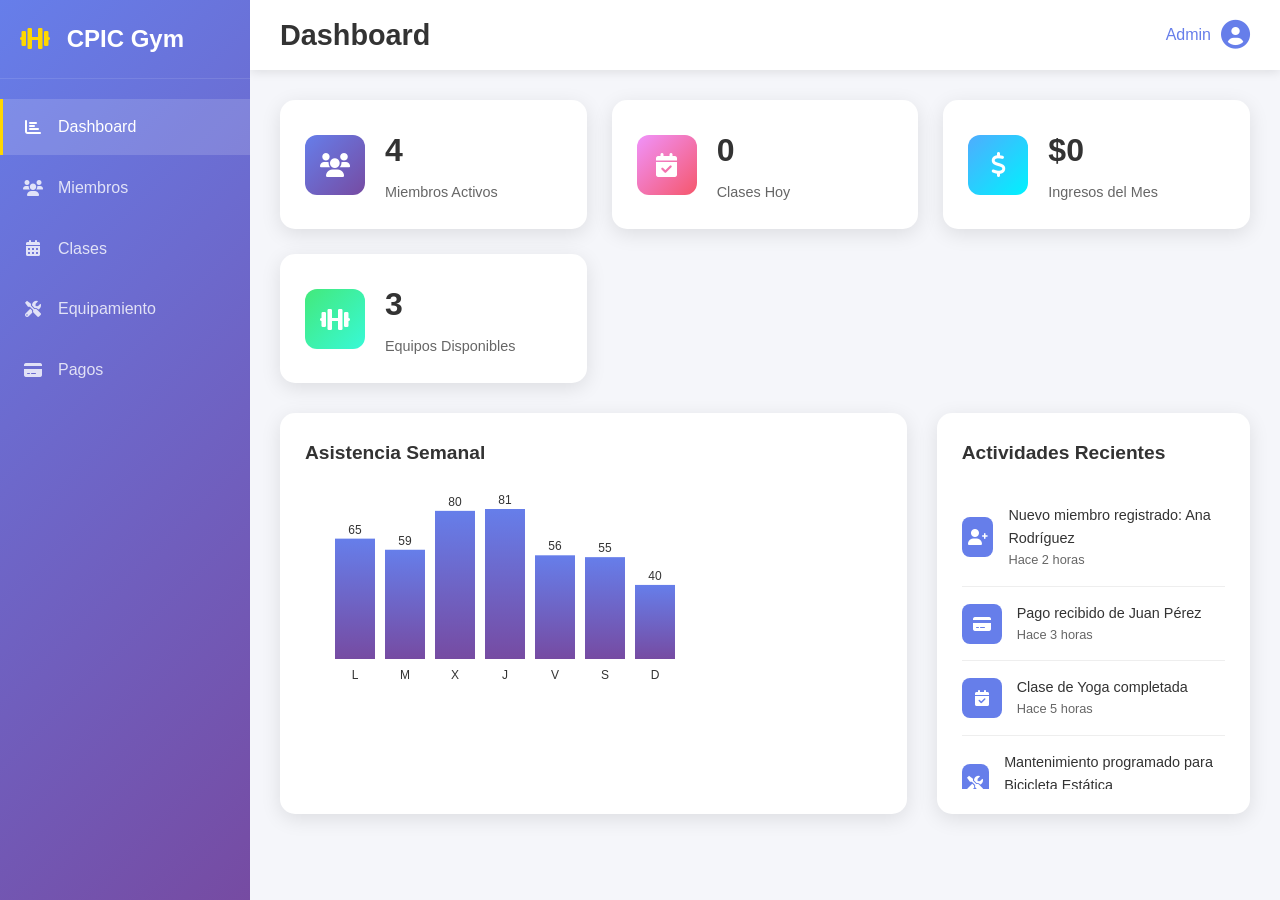
<file: cpicGym/public/dashboard.html>
<!DOCTYPE html>
<html lang="es">
<head>
    <meta charset="UTF-8">
    <meta name="viewport" content="width=device-width, initial-scale=1.0">
    <title>CPIC Gym - Dashboard</title>
    <link rel="stylesheet" href="css/dashboard.css">
    <link href="https://cdnjs.cloudflare.com/ajax/libs/font-awesome/6.0.0/css/all.min.css" rel="stylesheet">
</head>
<body>
    <div class="dashboard-container">
        <!-- Sidebar -->
        <nav class="sidebar">
            <div class="sidebar-header">
                <h2><i class="fas fa-dumbbell"></i> CPIC Gym</h2>
            </div>
            <ul class="nav-menu">
                <li class="nav-item active">
                    <a href="#dashboard" class="nav-link" data-section="dashboard">
                        <i class="fas fa-chart-bar"></i>
                        <span>Dashboard</span>
                    </a>
                </li>
                <li class="nav-item">
                    <a href="#members" class="nav-link" data-section="members">
                        <i class="fas fa-users"></i>
                        <span>Miembros</span>
                    </a>
                </li>
                <li class="nav-item">
                    <a href="#classes" class="nav-link" data-section="classes">
                        <i class="fas fa-calendar-alt"></i>
                        <span>Clases</span>
                    </a>
                </li>
                <li class="nav-item">
                    <a href="#equipment" class="nav-link" data-section="equipment">
                        <i class="fas fa-tools"></i>
                        <span>Equipamiento</span>
                    </a>
                </li>
                <li class="nav-item">
                    <a href="#payments" class="nav-link" data-section="payments">
                        <i class="fas fa-credit-card"></i>
                        <span>Pagos</span>
                    </a>
                </li>
            </ul>
        </nav>

        <!-- Main Content -->
        <main class="main-content">
            <header class="topbar">
                <div class="topbar-left">
                    <button class="menu-toggle">
                        <i class="fas fa-bars"></i>
                    </button>
                    <h1 id="page-title">Dashboard</h1>
                </div>
                <div class="topbar-right">
                    <div class="user-info">
                        <span>Admin</span>
                        <i class="fas fa-user-circle"></i>
                    </div>
                </div>
            </header>

            <div class="content">
                <!-- Dashboard Section -->
                <section id="dashboard-section" class="content-section active">
                    <div class="stats-grid">
                        <div class="stat-card">
                            <div class="stat-icon">
                                <i class="fas fa-users"></i>
                            </div>
                            <div class="stat-info">
                                <h3 id="total-members">0</h3>
                                <p>Miembros Activos</p>
                            </div>
                        </div>
                        <div class="stat-card">
                            <div class="stat-icon">
                                <i class="fas fa-calendar-check"></i>
                            </div>
                            <div class="stat-info">
                                <h3 id="classes-today">0</h3>
                                <p>Clases Hoy</p>
                            </div>
                        </div>
                        <div class="stat-card">
                            <div class="stat-icon">
                                <i class="fas fa-dollar-sign"></i>
                            </div>
                            <div class="stat-info">
                                <h3 id="monthly-revenue">$0</h3>
                                <p>Ingresos del Mes</p>
                            </div>
                        </div>
                        <div class="stat-card">
                            <div class="stat-icon">
                                <i class="fas fa-dumbbell"></i>
                            </div>
                            <div class="stat-info">
                                <h3 id="equipment-count">0</h3>
                                <p>Equipos Disponibles</p>
                            </div>
                        </div>
                    </div>

                    <div class="charts-grid">
                        <div class="chart-card">
                            <h3>Asistencia Semanal</h3>
                            <canvas id="attendanceChart"></canvas>
                        </div>
                        <div class="recent-activities">
                            <h3>Actividades Recientes</h3>
                            <div id="activities-list" class="activities-list">
                                <!-- Activities will be loaded here -->
                            </div>
                        </div>
                    </div>
                </section>

                <!-- Members Section -->
                <section id="members-section" class="content-section">
                    <div class="section-header">
                        <h2>Gestión de Miembros</h2>
                        <button class="btn btn-primary" onclick="openMemberModal()">
                            <i class="fas fa-plus"></i> Nuevo Miembro
                        </button>
                    </div>
                    <div class="table-container">
                        <table id="members-table" class="data-table">
                            <thead>
                                <tr>
                                    <th>ID</th>
                                    <th>Nombre</th>
                                    <th>Email</th>
                                    <th>Teléfono</th>
                                    <th>Plan</th>
                                    <th>Estado</th>
                                    <th>Acciones</th>
                                </tr>
                            </thead>
                            <tbody id="members-tbody">
                                <!-- Members data will be loaded here -->
                            </tbody>
                        </table>
                    </div>
                </section>

                <!-- Classes Section -->
                <section id="classes-section" class="content-section">
                    <div class="section-header">
                        <h2>Horario de Clases</h2>
                        <button class="btn btn-primary" onclick="openClassModal()">
                            <i class="fas fa-plus"></i> Nueva Clase
                        </button>
                    </div>
                    <div id="schedule-grid" class="schedule-grid">
                        <!-- Schedule will be loaded here -->
                    </div>
                </section>

                <!-- Equipment Section -->
                <section id="equipment-section" class="content-section">
                    <div class="section-header">
                        <h2>Equipamiento</h2>
                        <button class="btn btn-primary" onclick="openEquipmentModal()">
                            <i class="fas fa-plus"></i> Nuevo Equipo
                        </button>
                    </div>
                    <div id="equipment-grid" class="equipment-grid">
                        <!-- Equipment cards will be loaded here -->
                    </div>
                </section>

                <!-- Payments Section -->
                <section id="payments-section" class="content-section">
                    <div class="section-header">
                        <h2>Gestión de Pagos</h2>
                        <button class="btn btn-primary" onclick="openPaymentModal()">
                            <i class="fas fa-plus"></i> Registrar Pago
                        </button>
                    </div>
                    <div class="table-container">
                        <table id="payments-table" class="data-table">
                            <thead>
                                <tr>
                                    <th>ID</th>
                                    <th>Miembro</th>
                                    <th>Monto</th>
                                    <th>Fecha</th>
                                    <th>Método</th>
                                    <th>Estado</th>
                                    <th>Acciones</th>
                                </tr>
                            </thead>
                            <tbody id="payments-tbody">
                                <!-- Payments data will be loaded here -->
                            </tbody>
                        </table>
                    </div>
                </section>
            </div>
        </main>
    </div>

    <!-- Modal for Member Registration -->
    <div id="memberModal" class="modal">
        <div class="modal-content">
            <div class="modal-header">
                <h3>Nuevo Miembro</h3>
                <span class="close" onclick="closeMemberModal()">&times;</span>
            </div>
            <form id="memberForm" class="modal-form">
                <div class="form-row">
                    <div class="form-group">
                        <label for="memberName">Nombre Completo</label>
                        <input type="text" id="memberName" name="name" required>
                    </div>
                    <div class="form-group">
                        <label for="memberEmail">Email</label>
                        <input type="email" id="memberEmail" name="email" required>
                    </div>
                </div>
                <div class="form-row">
                    <div class="form-group">
                        <label for="memberPhone">Teléfono</label>
                        <input type="tel" id="memberPhone" name="phone" required>
                    </div>
                    <div class="form-group">
                        <label for="memberPlan">Plan</label>
                        <select id="memberPlan" name="plan" required>
                            <option value="">Seleccionar Plan</option>
                            <option value="basic">Básico</option>
                            <option value="premium">Premium</option>
                            <option value="vip">VIP</option>
                        </select>
                    </div>
                </div>
                <div class="form-actions">
                    <button type="button" class="btn btn-secondary" onclick="closeMemberModal()">Cancelar</button>
                    <button type="submit" class="btn btn-primary">Guardar</button>
                </div>
            </form>
        </div>
    </div>

    <script src="js/dashboard.js"></script>
</body>
</html>
</file>
<file: styles.css>
/* Reset y configuración base */
* {
    margin: 0;
    padding: 0;
    box-sizing: border-box;
}

body {
    font-family: 'Segoe UI', Tahoma, Geneva, Verdana, sans-serif;
    line-height: 1.6;
    color: #333;
    overflow-x: hidden;
}

/* Variables CSS */
:root {
    --primary-color: #4f46e5;
    --secondary-color: #7c3aed;
    --accent-color: #06b6d4;
    --text-color: #1f2937;
    --light-text: #6b7280;
    --background: #ffffff;
    --light-background: #f9fafb;
    --border-color: #e5e7eb;
    --shadow: 0 4px 6px -1px rgba(0, 0, 0, 0.1);
    --shadow-lg: 0 10px 15px -3px rgba(0, 0, 0, 0.1);
    --transition: all 0.3s ease;
}

/* Header y Navegación */
.header {
    position: fixed;
    top: 0;
    width: 100%;
    background: rgba(255, 255, 255, 0.95);
    backdrop-filter: blur(10px);
    z-index: 1000;
    box-shadow: var(--shadow);
}

.nav {
    display: flex;
    justify-content: space-between;
    align-items: center;
    padding: 1rem 2rem;
    max-width: 1200px;
    margin: 0 auto;
}

.nav-brand {
    font-size: 1.5rem;
    font-weight: bold;
    color: var(--primary-color);
}

.nav-menu {
    display: flex;
    list-style: none;
    gap: 2rem;
}

.nav-link {
    text-decoration: none;
    color: var(--text-color);
    font-weight: 500;
    transition: var(--transition);
    position: relative;
}

.nav-link:hover {
    color: var(--primary-color);
}

.nav-link::after {
    content: '';
    position: absolute;
    bottom: -5px;
    left: 0;
    width: 0;
    height: 2px;
    background: var(--primary-color);
    transition: var(--transition);
}

.nav-link:hover::after {
    width: 100%;
}

.hamburger {
    display: none;
    flex-direction: column;
    cursor: pointer;
}

.hamburger span {
    width: 25px;
    height: 3px;
    background: var(--text-color);
    margin: 3px 0;
    transition: var(--transition);
}

/* Main Content */
.main {
    margin-top: 80px;
}

/* Hero Section */
.hero {
    min-height: 100vh;
    display: flex;
    align-items: center;
    justify-content: center;
    background: linear-gradient(135deg, var(--primary-color), var(--secondary-color));
    color: white;
    text-align: center;
    position: relative;
    overflow: hidden;
}

.hero::before {
    content: '';
    position: absolute;
    top: 0;
    left: 0;
    right: 0;
    bottom: 0;
    background: url('data:image/svg+xml,<svg xmlns="http://www.w3.org/2000/svg" viewBox="0 0 100 100"><defs><pattern id="grain" width="100" height="100" patternUnits="userSpaceOnUse"><circle cx="50" cy="50" r="1" fill="white" opacity="0.1"/></pattern></defs><rect width="100" height="100" fill="url(%23grain)"/></svg>');
    opacity: 0.3;
}

.hero-content {
    position: relative;
    z-index: 1;
    max-width: 800px;
    padding: 2rem;
}

.hero-title {
    font-size: 3.5rem;
    font-weight: bold;
    margin-bottom: 1rem;
    animation: fadeInUp 1s ease;
}

.hero-subtitle {
    font-size: 1.25rem;
    margin-bottom: 2rem;
    opacity: 0.9;
    animation: fadeInUp 1s ease 0.2s both;
}

/* Botones */
.btn {
    padding: 12px 24px;
    border: none;
    border-radius: 8px;
    font-size: 1rem;
    font-weight: 600;
    cursor: pointer;
    transition: var(--transition);
    text-decoration: none;
    display: inline-block;
}

.btn-primary {
    background: var(--accent-color);
    color: white;
    animation: fadeInUp 1s ease 0.4s both;
}

.btn-primary:hover {
    background: #0891b2;
    transform: translateY(-2px);
    box-shadow: var(--shadow-lg);
}

/* Secciones */
.section-title {
    text-align: center;
    font-size: 2.5rem;
    margin-bottom: 3rem;
    color: var(--text-color);
}

/* Servicios */
.services {
    padding: 5rem 2rem;
    background: var(--light-background);
}

.services-grid {
    display: grid;
    grid-template-columns: repeat(auto-fit, minmax(300px, 1fr));
    gap: 2rem;
    max-width: 1200px;
    margin: 0 auto;
}

.service-card {
    background: white;
    padding: 2rem;
    border-radius: 12px;
    text-align: center;
    box-shadow: var(--shadow);
    transition: var(--transition);
    cursor: pointer;
}

.service-card:hover {
    transform: translateY(-10px);
    box-shadow: var(--shadow-lg);
}

.service-icon {
    font-size: 3rem;
    margin-bottom: 1rem;
}

.service-card h3 {
    font-size: 1.5rem;
    margin-bottom: 1rem;
    color: var(--text-color);
}

.service-card p {
    color: var(--light-text);
}

/* Contador */
.counter-section {
    padding: 5rem 2rem;
    background: var(--primary-color);
    color: white;
}

.counter-section .section-title {
    color: white;
}

.counter-grid {
    display: grid;
    grid-template-columns: repeat(auto-fit, minmax(200px, 1fr));
    gap: 2rem;
    max-width: 800px;
    margin: 0 auto;
}

.counter-item {
    text-align: center;
}

.counter-number {
    display: block;
    font-size: 3rem;
    font-weight: bold;
    margin-bottom: 0.5rem;
}

.counter-label {
    font-size: 1.1rem;
    opacity: 0.9;
}

/* Contacto */
.contact {
    padding: 5rem 2rem;
    background: var(--light-background);
}

.contact-form {
    max-width: 600px;
    margin: 0 auto;
    background: white;
    padding: 2rem;
    border-radius: 12px;
    box-shadow: var(--shadow);
}

.form-group {
    margin-bottom: 1.5rem;
}

.form-group label {
    display: block;
    margin-bottom: 0.5rem;
    font-weight: 600;
    color: var(--text-color);
}

.form-group input,
.form-group textarea {
    width: 100%;
    padding: 12px;
    border: 2px solid var(--border-color);
    border-radius: 8px;
    font-size: 1rem;
    transition: var(--transition);
}

.form-group input:focus,
.form-group textarea:focus {
    outline: none;
    border-color: var(--primary-color);
    box-shadow: 0 0 0 3px rgba(79, 70, 229, 0.1);
}

/* Footer */
.footer {
    background: var(--text-color);
    color: white;
    text-align: center;
    padding: 2rem;
}

/* Modal */
.modal {
    display: none;
    position: fixed;
    z-index: 2000;
    left: 0;
    top: 0;
    width: 100%;
    height: 100%;
    background-color: rgba(0, 0, 0, 0.5);
    backdrop-filter: blur(5px);
}

.modal-content {
    background-color: white;
    margin: 15% auto;
    padding: 2rem;
    border-radius: 12px;
    width: 90%;
    max-width: 500px;
    text-align: center;
    position: relative;
    animation: modalSlideIn 0.3s ease;
}

.close {
    position: absolute;
    top: 10px;
    right: 20px;
    font-size: 2rem;
    cursor: pointer;
    color: var(--light-text);
}

.close:hover {
    color: var(--text-color);
}

/* Animaciones */
@keyframes fadeInUp {
    from {
        opacity: 0;
        transform: translateY(30px);
    }
    to {
        opacity: 1;
        transform: translateY(0);
    }
}

@keyframes modalSlideIn {
    from {
        opacity: 0;
        transform: translateY(-50px);
    }
    to {
        opacity: 1;
        transform: translateY(0);
    }
}

/* Responsive Design */
@media (max-width: 768px) {
    .hamburger {
        display: flex;
    }

    .nav-menu {
        display: none;
        position: absolute;
        top: 100%;
        left: 0;
        width: 100%;
        background: white;
        flex-direction: column;
        padding: 1rem;
        box-shadow: var(--shadow);
    }

    .nav-menu.active {
        display: flex;
    }

    .hero-title {
        font-size: 2.5rem;
    }

    .hero-subtitle {
        font-size: 1.1rem;
    }

    .section-title {
        font-size: 2rem;
    }

    .services-grid {
        grid-template-columns: 1fr;
    }

    .counter-grid {
        grid-template-columns: 1fr;
    }

    .nav {
        padding: 1rem;
    }
}

/* Scroll suave */
html {
    scroll-behavior: smooth;
}

/* Efectos de hover adicionales */
.service-card:hover .service-icon {
    transform: scale(1.1);
    transition: var(--transition);
}

/* Loading states */
.loading {
    opacity: 0.7;
    pointer-events: none;
}

/* Success states */
.success {
    border-color: #10b981 !important;
}

/* Error states */
.error {
    border-color: #ef4444 !important;
}
</file>
<file: cpicGym/public/css/dashboard.css>
/* Reset and Base Styles */
* {
    margin: 0;
    padding: 0;
    box-sizing: border-box;
}

body {
    font-family: 'Segoe UI', Tahoma, Geneva, Verdana, sans-serif;
    background-color: #f5f6fa;
    color: #333;
    line-height: 1.6;
}

/* Dashboard Container */
.dashboard-container {
    display: flex;
    min-height: 100vh;
}

/* Sidebar Styles */
.sidebar {
    width: 250px;
    background: linear-gradient(135deg, #667eea 0%, #764ba2 100%);
    color: white;
    position: fixed;
    height: 100vh;
    overflow-y: auto;
    transition: transform 0.3s ease;
    z-index: 1000;
}

.sidebar-header {
    padding: 20px;
    border-bottom: 1px solid rgba(255, 255, 255, 0.1);
}

.sidebar-header h2 {
    font-size: 1.5rem;
    font-weight: 600;
}

.sidebar-header i {
    margin-right: 10px;
    color: #ffd700;
}

.nav-menu {
    list-style: none;
    padding: 20px 0;
}

.nav-item {
    margin-bottom: 5px;
}

.nav-link {
    display: flex;
    align-items: center;
    padding: 15px 20px;
    color: rgba(255, 255, 255, 0.8);
    text-decoration: none;
    transition: all 0.3s ease;
    border-left: 3px solid transparent;
}

.nav-link:hover {
    background-color: rgba(255, 255, 255, 0.1);
    color: white;
    border-left-color: #ffd700;
}

.nav-link i {
    margin-right: 15px;
    width: 20px;
    text-align: center;
}

.nav-item.active .nav-link {
    background-color: rgba(255, 255, 255, 0.15);
    color: white;
    border-left-color: #ffd700;
}

/* Main Content */
.main-content {
    margin-left: 250px;
    flex: 1;
    display: flex;
    flex-direction: column;
}

/* Topbar */
.topbar {
    background: white;
    height: 70px;
    display: flex;
    justify-content: space-between;
    align-items: center;
    padding: 0 30px;
    box-shadow: 0 2px 10px rgba(0, 0, 0, 0.1);
    z-index: 100;
}

.topbar-left {
    display: flex;
    align-items: center;
}

.menu-toggle {
    display: none;
    background: none;
    border: none;
    font-size: 1.5rem;
    margin-right: 20px;
    cursor: pointer;
    color: #667eea;
}

#page-title {
    font-size: 1.8rem;
    color: #333;
    font-weight: 600;
}

.user-info {
    display: flex;
    align-items: center;
    gap: 10px;
    color: #667eea;
    font-weight: 500;
}

.user-info i {
    font-size: 1.8rem;
}

/* Content Area */
.content {
    padding: 30px;
    flex: 1;
    overflow-y: auto;
}

.content-section {
    display: none;
}

.content-section.active {
    display: block;
}

/* Stats Grid */
.stats-grid {
    display: grid;
    grid-template-columns: repeat(auto-fit, minmax(250px, 1fr));
    gap: 25px;
    margin-bottom: 30px;
}

.stat-card {
    background: white;
    padding: 25px;
    border-radius: 15px;
    box-shadow: 0 5px 20px rgba(0, 0, 0, 0.1);
    display: flex;
    align-items: center;
    transition: transform 0.3s ease, box-shadow 0.3s ease;
}

.stat-card:hover {
    transform: translateY(-5px);
    box-shadow: 0 10px 30px rgba(0, 0, 0, 0.15);
}

.stat-icon {
    width: 60px;
    height: 60px;
    border-radius: 12px;
    display: flex;
    align-items: center;
    justify-content: center;
    margin-right: 20px;
    font-size: 1.5rem;
    color: white;
}

.stat-card:nth-child(1) .stat-icon {
    background: linear-gradient(135deg, #667eea, #764ba2);
}

.stat-card:nth-child(2) .stat-icon {
    background: linear-gradient(135deg, #f093fb, #f5576c);
}

.stat-card:nth-child(3) .stat-icon {
    background: linear-gradient(135deg, #4facfe, #00f2fe);
}

.stat-card:nth-child(4) .stat-icon {
    background: linear-gradient(135deg, #43e97b, #38f9d7);
}

.stat-info h3 {
    font-size: 2rem;
    font-weight: 700;
    color: #333;
    margin-bottom: 5px;
}

.stat-info p {
    color: #666;
    font-size: 0.9rem;
}

/* Charts Grid */
.charts-grid {
    display: grid;
    grid-template-columns: 2fr 1fr;
    gap: 30px;
    margin-bottom: 30px;
}

.chart-card {
    background: white;
    padding: 25px;
    border-radius: 15px;
    box-shadow: 0 5px 20px rgba(0, 0, 0, 0.1);
}

.chart-card h3 {
    margin-bottom: 20px;
    color: #333;
    font-size: 1.2rem;
}

.recent-activities {
    background: white;
    padding: 25px;
    border-radius: 15px;
    box-shadow: 0 5px 20px rgba(0, 0, 0, 0.1);
}

.recent-activities h3 {
    margin-bottom: 20px;
    color: #333;
    font-size: 1.2rem;
}

.activities-list {
    max-height: 300px;
    overflow-y: auto;
}

.activity-item {
    display: flex;
    align-items: center;
    padding: 15px 0;
    border-bottom: 1px solid #eee;
}

.activity-item:last-child {
    border-bottom: none;
}

.activity-icon {
    width: 40px;
    height: 40px;
    border-radius: 8px;
    display: flex;
    align-items: center;
    justify-content: center;
    margin-right: 15px;
    background: #667eea;
    color: white;
}

.activity-info p {
    margin: 0;
    font-size: 0.9rem;
}

.activity-info .activity-text {
    color: #333;
    font-weight: 500;
}

.activity-info .activity-time {
    color: #666;
    font-size: 0.8rem;
}

/* Section Header */
.section-header {
    display: flex;
    justify-content: space-between;
    align-items: center;
    margin-bottom: 30px;
}

.section-header h2 {
    color: #333;
    font-size: 2rem;
    font-weight: 600;
}

/* Buttons */
.btn {
    padding: 12px 24px;
    border: none;
    border-radius: 8px;
    cursor: pointer;
    font-size: 0.9rem;
    font-weight: 500;
    transition: all 0.3s ease;
    text-decoration: none;
    display: inline-flex;
    align-items: center;
    gap: 8px;
}

.btn-primary {
    background: linear-gradient(135deg, #667eea, #764ba2);
    color: white;
}

.btn-primary:hover {
    transform: translateY(-2px);
    box-shadow: 0 5px 15px rgba(102, 126, 234, 0.4);
}

.btn-secondary {
    background: #6c757d;
    color: white;
}

.btn-secondary:hover {
    background: #5a6268;
}

/* Tables */
.table-container {
    background: white;
    border-radius: 15px;
    overflow: hidden;
    box-shadow: 0 5px 20px rgba(0, 0, 0, 0.1);
}

.data-table {
    width: 100%;
    border-collapse: collapse;
}

.data-table th {
    background: #f8f9fa;
    padding: 15px;
    text-align: left;
    font-weight: 600;
    color: #333;
    border-bottom: 1px solid #dee2e6;
}

.data-table td {
    padding: 15px;
    border-bottom: 1px solid #dee2e6;
}

.data-table tr:hover {
    background-color: #f8f9fa;
}

/* Equipment Grid */
.equipment-grid {
    display: grid;
    grid-template-columns: repeat(auto-fill, minmax(300px, 1fr));
    gap: 25px;
}

.equipment-card {
    background: white;
    border-radius: 15px;
    padding: 25px;
    box-shadow: 0 5px 20px rgba(0, 0, 0, 0.1);
    transition: transform 0.3s ease;
}

.equipment-card:hover {
    transform: translateY(-5px);
}

.equipment-card h4 {
    color: #333;
    margin-bottom: 10px;
    font-size: 1.2rem;
}

.equipment-status {
    display: inline-block;
    padding: 4px 12px;
    border-radius: 20px;
    font-size: 0.8rem;
    font-weight: 500;
}

.status-available {
    background: #d4edda;
    color: #155724;
}

.status-maintenance {
    background: #fff3cd;
    color: #856404;
}

.status-out-of-order {
    background: #f8d7da;
    color: #721c24;
}

/* Schedule Grid */
.schedule-grid {
    display: grid;
    grid-template-columns: repeat(7, 1fr);
    gap: 15px;
}

.schedule-day {
    background: white;
    border-radius: 10px;
    padding: 20px;
    box-shadow: 0 3px 10px rgba(0, 0, 0, 0.1);
}

.schedule-day h4 {
    color: #333;
    margin-bottom: 15px;
    text-align: center;
    font-size: 1rem;
}

.class-item {
    background: #667eea;
    color: white;
    padding: 10px;
    border-radius: 6px;
    margin-bottom: 10px;
    font-size: 0.8rem;
}

.class-item:last-child {
    margin-bottom: 0;
}

/* Modal Styles */
.modal {
    display: none;
    position: fixed;
    z-index: 2000;
    left: 0;
    top: 0;
    width: 100%;
    height: 100%;
    background-color: rgba(0, 0, 0, 0.5);
    animation: fadeIn 0.3s ease;
}

.modal-content {
    background: white;
    margin: 5% auto;
    padding: 0;
    border-radius: 15px;
    width: 90%;
    max-width: 600px;
    box-shadow: 0 20px 60px rgba(0, 0, 0, 0.3);
    animation: slideIn 0.3s ease;
}

.modal-header {
    padding: 25px 30px;
    border-bottom: 1px solid #eee;
    display: flex;
    justify-content: space-between;
    align-items: center;
}

.modal-header h3 {
    color: #333;
    font-size: 1.5rem;
    margin: 0;
}

.close {
    font-size: 2rem;
    cursor: pointer;
    color: #999;
    transition: color 0.3s ease;
}

.close:hover {
    color: #333;
}

.modal-form {
    padding: 30px;
}

.form-row {
    display: grid;
    grid-template-columns: 1fr 1fr;
    gap: 20px;
    margin-bottom: 20px;
}

.form-group {
    display: flex;
    flex-direction: column;
}

.form-group label {
    margin-bottom: 8px;
    color: #333;
    font-weight: 500;
}

.form-group input,
.form-group select {
    padding: 12px;
    border: 2px solid #e9ecef;
    border-radius: 8px;
    font-size: 1rem;
    transition: border-color 0.3s ease;
}

.form-group input:focus,
.form-group select:focus {
    outline: none;
    border-color: #667eea;
}

.form-actions {
    display: flex;
    justify-content: flex-end;
    gap: 15px;
    margin-top: 30px;
}

/* Animations */
@keyframes fadeIn {
    from { opacity: 0; }
    to { opacity: 1; }
}

@keyframes slideIn {
    from {
        opacity: 0;
        transform: translateY(-50px);
    }
    to {
        opacity: 1;
        transform: translateY(0);
    }
}

/* Responsive Design */
@media (max-width: 768px) {
    .sidebar {
        transform: translateX(-100%);
    }

    .sidebar.open {
        transform: translateX(0);
    }

    .main-content {
        margin-left: 0;
    }

    .menu-toggle {
        display: block !important;
    }

    .stats-grid {
        grid-template-columns: 1fr;
    }

    .charts-grid {
        grid-template-columns: 1fr;
    }

    .form-row {
        grid-template-columns: 1fr;
    }

    .schedule-grid {
        grid-template-columns: 1fr;
    }

    .equipment-grid {
        grid-template-columns: 1fr;
    }

    #page-title {
        font-size: 1.4rem;
    }

    .content {
        padding: 20px;
    }
}

@media (max-width: 480px) {
    .modal-content {
        width: 95%;
        margin: 10% auto;
    }

    .modal-form {
        padding: 20px;
    }

    .modal-header {
        padding: 20px;
    }
}

/* Loading Animation */
.loading {
    display: inline-block;
    width: 20px;
    height: 20px;
    border: 3px solid rgba(255, 255, 255, 0.3);
    border-radius: 50%;
    border-top-color: #fff;
    animation: spin 1s ease-in-out infinite;
}

@keyframes spin {
    to { transform: rotate(360deg); }
}

/* Badge Styles */
.badge {
    display: inline-block;
    padding: 4px 8px;
    font-size: 0.75rem;
    font-weight: 600;
    border-radius: 12px;
    text-transform: uppercase;
}

.badge-success {
    background-color: #28a745;
    color: white;
}

.badge-warning {
    background-color: #ffc107;
    color: #212529;
}

.badge-danger {
    background-color: #dc3545;
    color: white;
}

.badge-info {
    background-color: #17a2b8;
    color: white;
}

/* Action Buttons */
.action-buttons {
    display: flex;
    gap: 8px;
}

.btn-sm {
    padding: 6px 12px;
    font-size: 0.8rem;
}

.btn-edit {
    background-color: #007bff;
    color: white;
}

.btn-delete {
    background-color: #dc3545;
    color: white;
}

.btn-view {
    background-color: #28a745;
    color: white;
}

.btn-edit:hover,
.btn-delete:hover,
.btn-view:hover {
    opacity: 0.8;
    transform: translateY(-1px);
}
</file>
